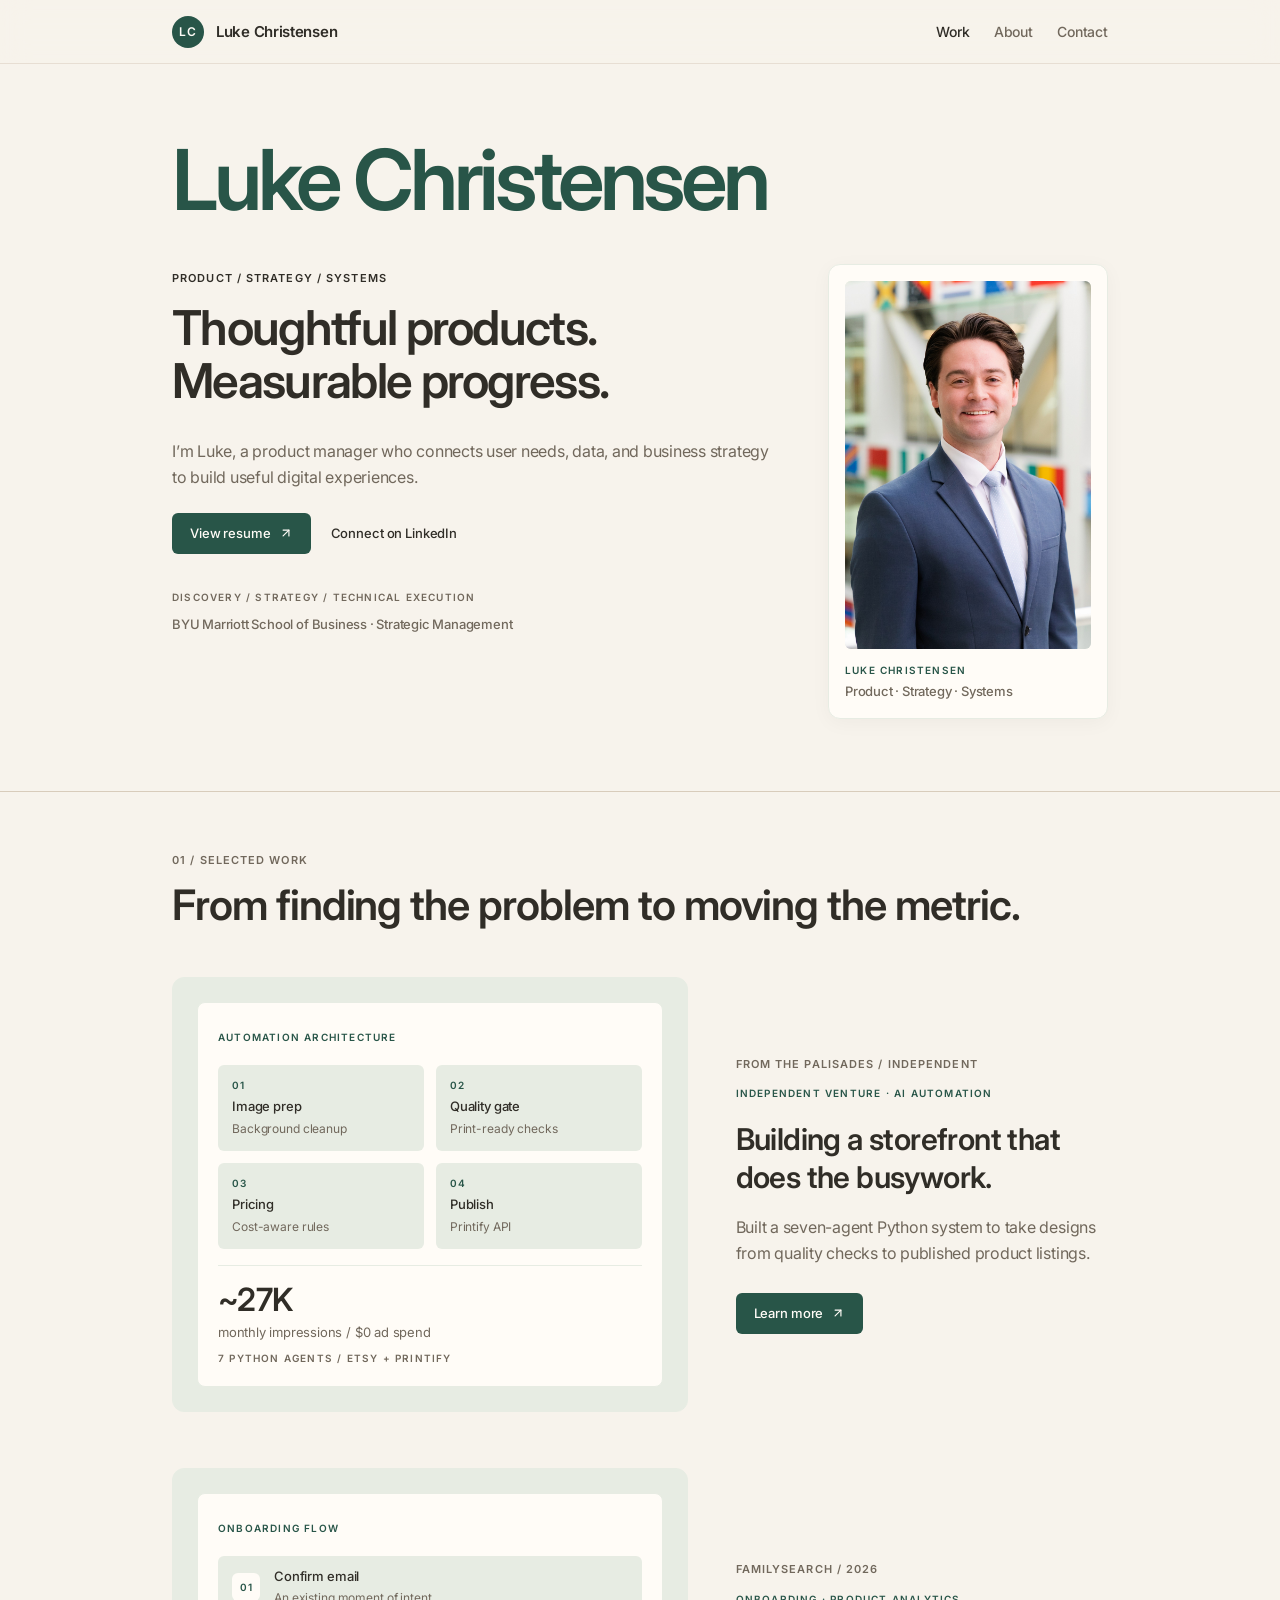
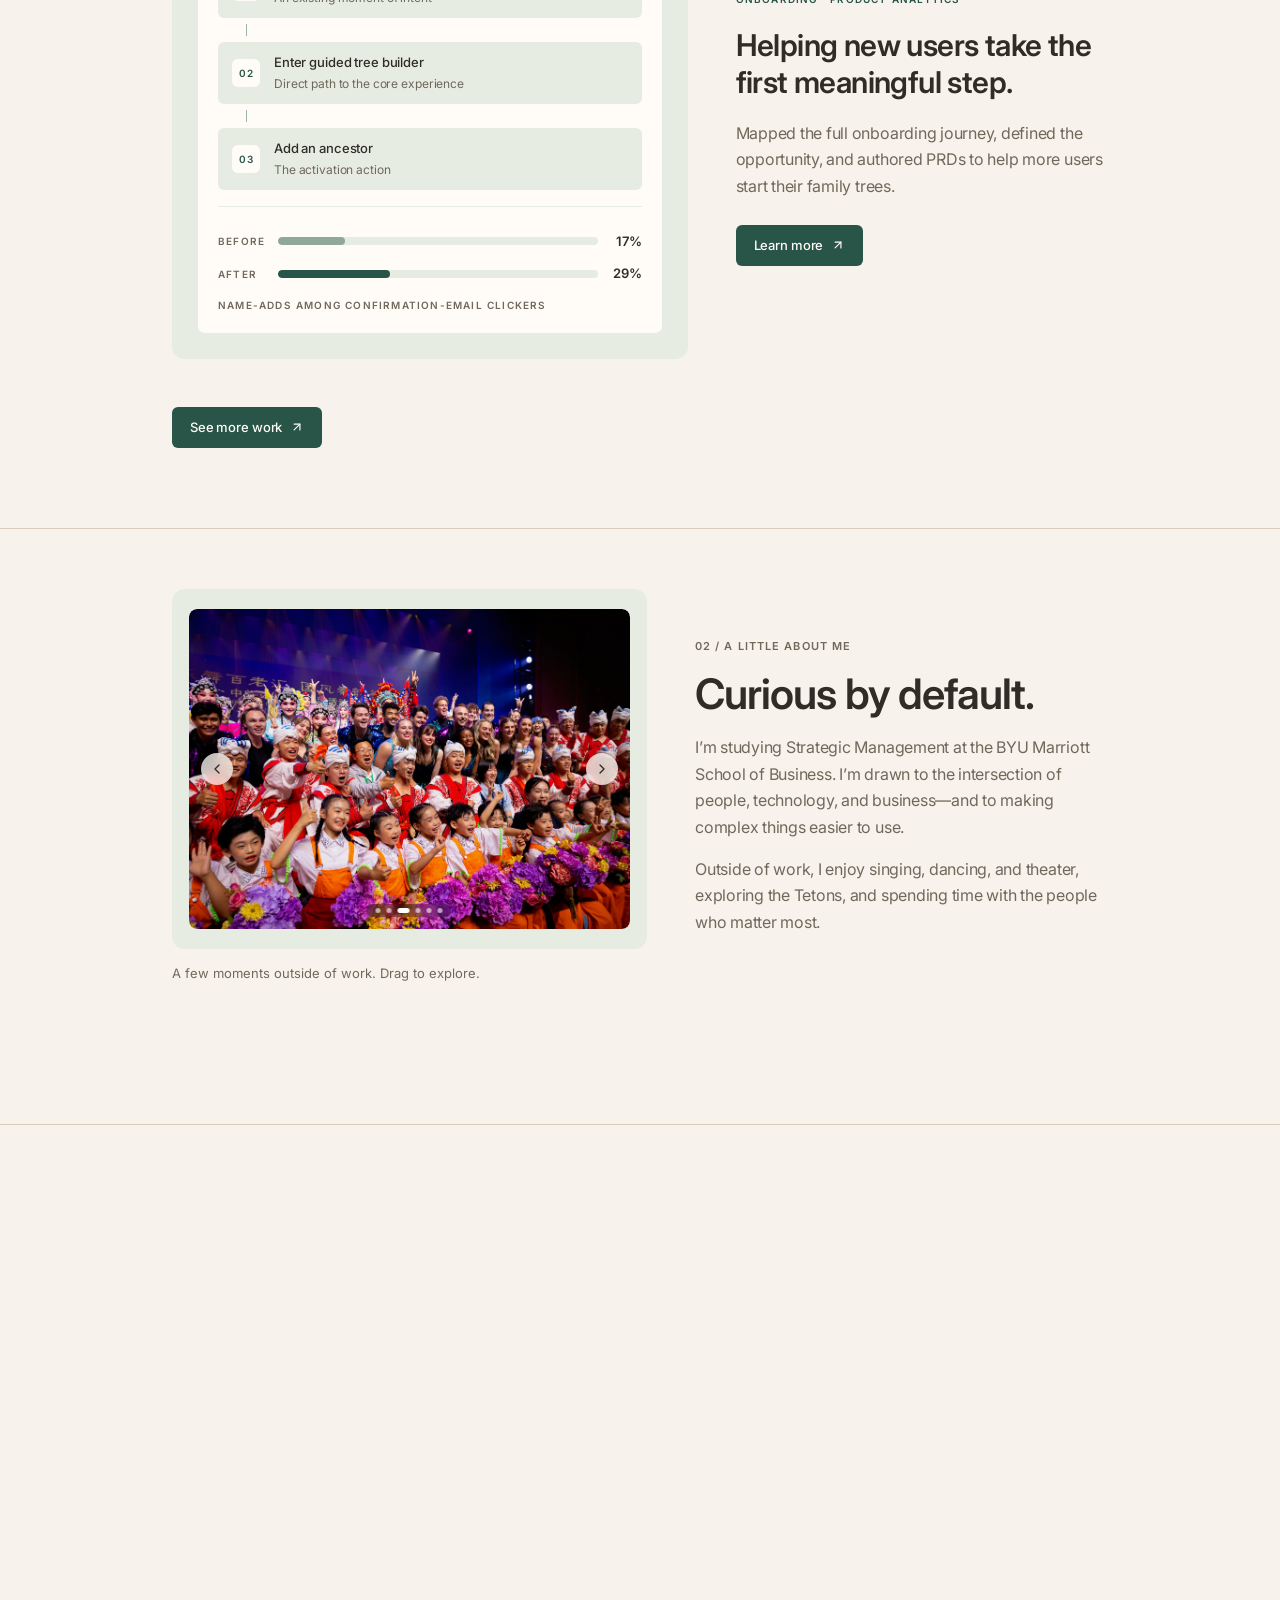
<file: index.html>
<!DOCTYPE html>
<html lang="en">
<head>
  <meta charset="UTF-8">
  <meta name="viewport" content="width=device-width, initial-scale=1.0">
  <title>Luke Christensen | Product Manager</title>
  <meta name="description" content="I’m Luke, a product manager who connects user needs, data, and business strategy to build useful digital experiences.">

  <!-- Google tag (gtag.js) -->
  <script async src="https://www.googletagmanager.com/gtag/js?id=G-54Y09CL3Q5"></script>
  <script>
    window.dataLayer = window.dataLayer || [];
    function gtag(){dataLayer.push(arguments);}
    gtag('js', new Date());

    gtag('config', 'G-54Y09CL3Q5');
  </script>

  <link rel="stylesheet" href="style.css">
  <link rel="icon" type="image/x-icon" href="assets/framer/s5RyWX2objIjIKytZvBmXwbtIuY.jpg">
</head>
<body>

  <!-- ==================== NAVIGATION ==================== -->
  <nav class="site-nav" id="mainNav">
    <div class="container">
      <a href="./" class="nav-brand">
        <div class="nav-avatar">LC</div>
        <span class="nav-name">Luke Christensen</span>
      </a>
      <ul class="nav-links">
        <li><a href="#work" class="nav-link">Work</a></li>
        <li><a href="#about" class="nav-link">About</a></li>
        <li><a href="https://www.linkedin.com/in/christensen-luke-r" target="_blank" rel="noopener noreferrer" class="nav-link">Contact</a></li>
      </ul>
    </div>
  </nav>

  <main>
    <!-- ==================== HERO SECTION ==================== -->
    <section class="hero-section">
      <div class="container">
        <!-- Giant Top Heading: Luke Christensen (Screenshot 1) -->
        <h1 class="hero-name-huge hero-anim-name">Luke Christensen</h1>

        <div class="hero-grid">
          <!-- Left Content with Staggered Load Entrance -->
          <div class="hero-left">
            <div class="hero-anim-title">
              <span class="eyebrow dark" style="margin-bottom: 14px; display: inline-block;">PRODUCT / STRATEGY / SYSTEMS</span>
              <h2 class="hero-subhead">
                Thoughtful products.<br>Measurable progress.
              </h2>
            </div>

            <div class="hero-anim-body">
              <p class="body-large" style="margin-top: 14px; margin-bottom: 22px;">
                I’m Luke, a product manager who connects user needs, data, and business strategy to build useful digital experiences.
              </p>
              <div class="hero-actions">
                <a href="./Resume/Luke_Christensen_Resume.pdf" target="_blank" rel="noopener noreferrer" class="btn-primary">
                  <span>View resume</span>
                  <svg viewBox="0 0 24 24" fill="none" xmlns="http://www.w3.org/2000/svg">
                    <path d="M 7 17 L 17 7" stroke="currentColor" stroke-linecap="round" stroke-linejoin="round"/>
                    <path d="M 7 7 L 17 7 L 17 17" stroke="currentColor" stroke-linecap="round" stroke-linejoin="round"/>
                  </svg>
                </a>
                <a href="https://www.linkedin.com/in/christensen-luke-r" target="_blank" rel="noopener noreferrer" class="btn-text-link">
                  Connect on LinkedIn
                </a>
              </div>
              <div class="hero-meta-group">
                <span class="eyebrow" style="color: var(--text-muted); font-size: 10px; letter-spacing: 0.12em;">DISCOVERY / STRATEGY / TECHNICAL EXECUTION</span>
                <span class="meta-small" style="color: var(--text-muted); font-size: 13px;">BYU Marriott School of Business · Strategic Management</span>
              </div>
            </div>
          </div>

          <!-- Right Profile Contact Sheet (Screenshot 1) -->
          <div class="hero-right hero-anim-body">
            <div class="profile-contact-card" id="heroContactCard">
              <div class="profile-photo-wrap">
                <img src="assets/framer/ehenwCxuPvHWaMnMUyd3zsUqfG8.jpg" alt="Luke Christensen portrait" width="1848" height="2768">
              </div>
              <div class="profile-card-details">
                <span class="tag-badge">LUKE CHRISTENSEN</span>
                <span class="meta-small">Product · Strategy · Systems</span>
              </div>
            </div>
          </div>
        </div>
      </div>
    </section>

    <!-- ==================== 01 / SELECTED WORK ==================== -->
    <section class="work-section" id="work">
      <div class="container">
        <div class="section-header framer-appear">
          <span class="eyebrow">01 / SELECTED WORK</span>
          <h2 class="section-title">From finding the problem to moving the metric.</h2>
        </div>

        <div class="work-cards-list">
          <!-- CARD 1: FROM THE PALISADES (Screenshot 2) -->
          <a href="./work/from-the-palisades" class="case-card framer-appear">
            <div class="case-card-visual">
              <div class="diagram-inner">
                <div class="diagram-header">
                  <span class="tag-badge">AUTOMATION ARCHITECTURE</span>
                </div>
                <div class="pipeline-grid">
                  <div class="pipeline-step">
                    <span class="pipeline-step-num">01</span>
                    <span class="pipeline-step-title">Image prep</span>
                    <span class="pipeline-step-desc">Background cleanup</span>
                  </div>
                  <div class="pipeline-step">
                    <span class="pipeline-step-num">02</span>
                    <span class="pipeline-step-title">Quality gate</span>
                    <span class="pipeline-step-desc">Print-ready checks</span>
                  </div>
                  <div class="pipeline-step">
                    <span class="pipeline-step-num">03</span>
                    <span class="pipeline-step-title">Pricing</span>
                    <span class="pipeline-step-desc">Cost-aware rules</span>
                  </div>
                  <div class="pipeline-step">
                    <span class="pipeline-step-num">04</span>
                    <span class="pipeline-step-title">Publish</span>
                    <span class="pipeline-step-desc">Printify API</span>
                  </div>
                </div>
                <div class="outcome-block">
                  <div class="outcome-stat-huge" data-counter="30" data-counter-prefix="~" data-counter-suffix="K">~30K</div>
                  <div class="outcome-label">monthly impressions / $0 ad spend</div>
                  <div class="tag-badge" style="color: var(--text-muted); margin-top: 4px;">7 PYTHON AGENTS / ETSY + PRINTIFY</div>
                </div>
              </div>
            </div>
            <div class="case-card-content">
              <span class="eyebrow">FROM THE PALISADES / INDEPENDENT</span>
              <span class="tag-badge" style="margin-top: 2px;">INDEPENDENT VENTURE · AI AUTOMATION</span>
              <h3 class="card-title" style="margin-top: 8px;">Building a storefront that does the busywork.</h3>
              <p class="body-large" style="margin-top: 6px;">
                Built a seven-agent Python system to take designs from quality checks to published product listings.
              </p>
              <div style="margin-top: 14px;">
                <span class="btn-primary">
                  <span>Learn more</span>
                  <svg viewBox="0 0 24 24" fill="none" xmlns="http://www.w3.org/2000/svg">
                    <path d="M 7 17 L 17 7" stroke="currentColor" stroke-linecap="round" stroke-linejoin="round"/>
                    <path d="M 7 7 L 17 7 L 17 17" stroke="currentColor" stroke-linecap="round" stroke-linejoin="round"/>
                  </svg>
                </span>
              </div>
            </div>
          </a>

          <!-- CARD 2: FAMILYSEARCH (Screenshot 3 with Animated Progress Bars) -->
          <a href="./work/familysearch" class="case-card framer-appear">
            <div class="case-card-visual">
              <div class="diagram-inner">
                <div class="diagram-header">
                  <span class="tag-badge">ONBOARDING FLOW</span>
                </div>
                <div class="onboarding-steps">
                  <div class="onboarding-step-card">
                    <div class="step-marker">01</div>
                    <div class="step-info">
                      <span class="step-name">Confirm email</span>
                      <span class="step-sub">An existing moment of intent</span>
                    </div>
                  </div>
                  <div class="flow-connector"></div>
                  <div class="onboarding-step-card">
                    <div class="step-marker">02</div>
                    <div class="step-info">
                      <span class="step-name">Enter guided tree builder</span>
                      <span class="step-sub">Direct path to the core experience</span>
                    </div>
                  </div>
                  <div class="flow-connector"></div>
                  <div class="onboarding-step-card">
                    <div class="step-marker">03</div>
                    <div class="step-info">
                      <span class="step-name">Add an ancestor</span>
                      <span class="step-sub">The activation action</span>
                    </div>
                  </div>
                </div>

                <!-- Animated Progress Bars (Screenshot 3) -->
                <div class="outcome-block">
                  <div class="progress-stat-row">
                    <span class="progress-stat-label">BEFORE</span>
                    <div class="progress-track">
                      <div class="progress-fill before" data-target="21"></div>
                    </div>
                    <span class="progress-stat-val" data-counter="21" data-counter-suffix="%">21%</span>
                  </div>
                  <div class="progress-stat-row">
                    <span class="progress-stat-label">AFTER</span>
                    <div class="progress-track">
                      <div class="progress-fill after" data-target="35"></div>
                    </div>
                    <span class="progress-stat-val" data-counter="35" data-counter-suffix="%">35%</span>
                  </div>
                  <div class="tag-badge" style="color: var(--text-muted); margin-top: 10px;">
                    NAME-ADDS AMONG CONFIRMATION-EMAIL CLICKERS
                  </div>
                </div>
              </div>
            </div>
            <div class="case-card-content">
              <span class="eyebrow">FAMILYSEARCH / 2026</span>
              <span class="tag-badge" style="margin-top: 2px;">ONBOARDING · PRODUCT ANALYTICS</span>
              <h3 class="card-title" style="margin-top: 8px;">Helping new users take the first meaningful step.</h3>
              <p class="body-large" style="margin-top: 6px;">
                Mapped the full onboarding journey, defined the opportunity, and authored PRDs to help more users start their family trees.
              </p>
              <div style="margin-top: 14px;">
                <span class="btn-primary">
                  <span>Learn more</span>
                  <svg viewBox="0 0 24 24" fill="none" xmlns="http://www.w3.org/2000/svg">
                    <path d="M 7 17 L 17 7" stroke="currentColor" stroke-linecap="round" stroke-linejoin="round"/>
                    <path d="M 7 7 L 17 7 L 17 17" stroke="currentColor" stroke-linecap="round" stroke-linejoin="round"/>
                  </svg>
                </span>
              </div>
            </div>
          </a>
        </div>

        <!-- SEE MORE WORK CTA BUTTON -->
        <div class="work-cta-wrap framer-appear">
          <a href="./work/more" class="btn-primary">
            <span>See more work</span>
            <svg viewBox="0 0 24 24" fill="none" xmlns="http://www.w3.org/2000/svg">
              <path d="M 7 17 L 17 7" stroke="currentColor" stroke-linecap="round" stroke-linejoin="round"/>
              <path d="M 7 7 L 17 7 L 17 17" stroke="currentColor" stroke-linecap="round" stroke-linejoin="round"/>
            </svg>
          </a>
        </div>
      </div>
    </section>

    <!-- ==================== 02 / A LITTLE ABOUT ME (Screenshot 4) ==================== -->
    <section class="about-section" id="about">
      <div class="container">
        <div class="about-grid framer-appear">
          <!-- Left Column: Carousel Box -->
          <div class="about-carousel-col">
            <div class="about-photo-card">
              <div class="about-photo-wrap" id="aboutPhotoContainer">
                <button class="card-nav-arrow left" id="photoPrevBtn" aria-label="Previous photo">
                  <svg viewBox="0 0 24 24" width="16" height="16" fill="none" stroke="currentColor" stroke-width="2">
                    <path d="M 15 18 L 9 12 L 15 6" stroke-linecap="round" stroke-linejoin="round"/>
                  </svg>
                </button>

                <img id="aboutActivePhoto" src="assets/framer/SRGAef9TFuSoURaD5jP2aCSnPy8.jpg" alt="Luke Christensen performing" loading="lazy">

                <button class="card-nav-arrow right" id="photoNextBtn" aria-label="Next photo">
                  <svg viewBox="0 0 24 24" width="16" height="16" fill="none" stroke="currentColor" stroke-width="2">
                    <path d="M 9 18 L 15 12 L 9 6" stroke-linecap="round" stroke-linejoin="round"/>
                  </svg>
                </button>

                <div class="card-mini-dots" id="aboutMiniDots">
                  <span class="card-mini-dot" data-idx="0"></span>
                  <span class="card-mini-dot" data-idx="1"></span>
                  <span class="card-mini-dot active" data-idx="2"></span>
                  <span class="card-mini-dot" data-idx="3"></span>
                  <span class="card-mini-dot" data-idx="4"></span>
                  <span class="card-mini-dot" data-idx="5"></span>
                </div>
              </div>
            </div>
            <div class="about-carousel-caption">
              A few moments outside of work. Drag to explore.
            </div>
          </div>

          <!-- Right Column: Bio Copy (Screenshot 4) -->
          <div class="about-text-col">
            <span class="eyebrow">02 / A LITTLE ABOUT ME</span>
            <h2 class="section-title">Curious by default.</h2>
            <p class="body-large">
              I’m studying Strategic Management at the BYU Marriott School of Business. I’m drawn to the intersection of people, technology, and business—and to making complex things easier to use.
            </p>
            <p class="body-large">
              Outside of work, I enjoy singing, dancing, and theater, exploring the Tetons, and spending time with the people who matter most.
            </p>
          </div>
        </div>
      </div>
    </section>
  </main>

  <!-- ==================== FOOTER (Screenshot 5) ==================== -->
  <footer class="site-footer" id="contact">
    <div class="container">
      <div class="footer-content framer-appear">
        <span class="eyebrow dark">LET’S CONNECT</span>
        <h2 class="section-title">Good products start with a conversation.</h2>
        <p class="body-large">
          Interested in my work or a potential product role? I’d love to connect.
        </p>

        <!-- Clean Stacked Links (Screenshot 5) -->
        <div class="footer-links-stacked">
          <div><a href="https://www.linkedin.com/in/christensen-luke-r" target="_blank" rel="noopener noreferrer" class="footer-plain-link">LinkedIn</a></div>
          <div><a href="https://github.com/Luke-Christensen1" target="_blank" rel="noopener noreferrer" class="footer-plain-link">GitHub</a></div>
          <div><a href="./Resume/Luke_Christensen_Resume.pdf" target="_blank" rel="noopener noreferrer" class="footer-plain-link">Resume PDF</a></div>
        </div>

        <div class="footer-copyright">
          © 2026 Luke Christensen
        </div>
      </div>
    </div>
  </footer>

  <script src="app.js"></script>
</body>
</html>
</file>
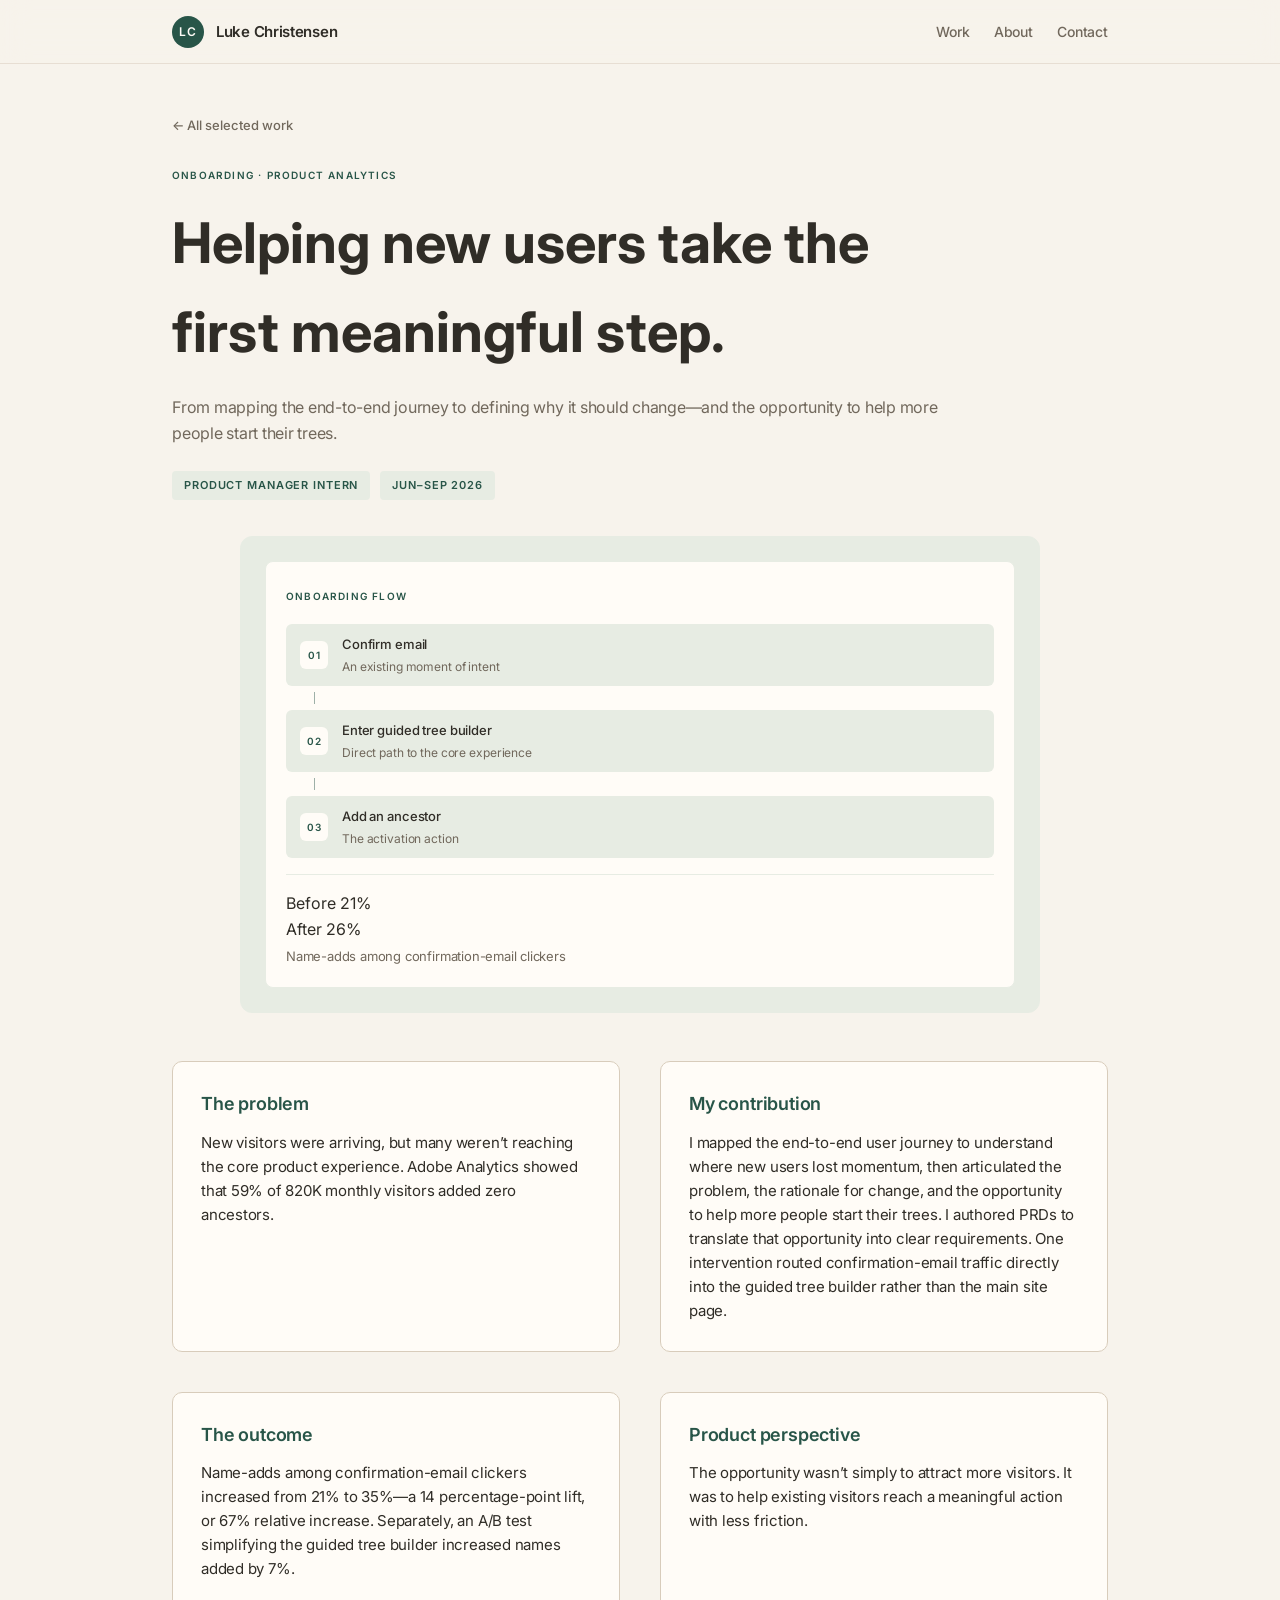
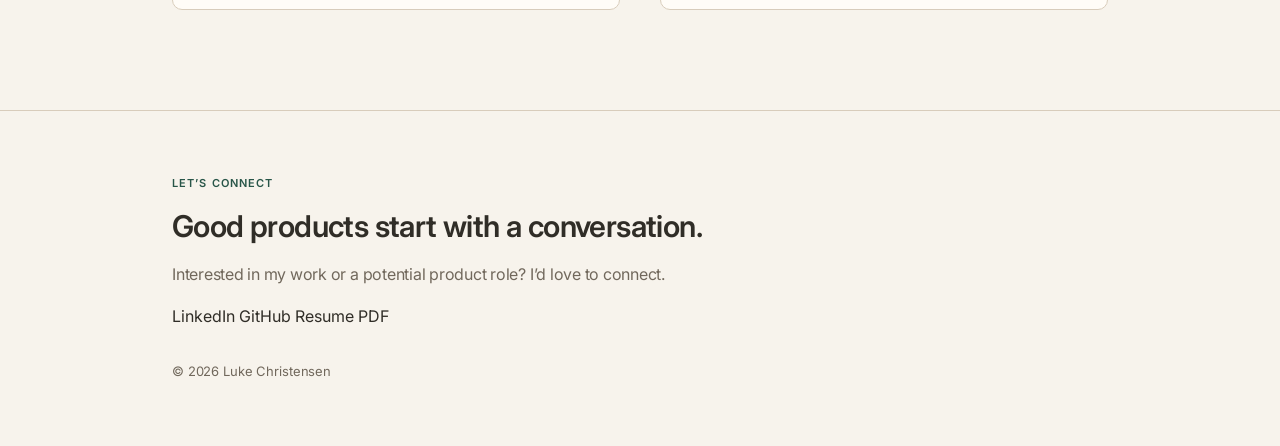
<file: work/familysearch/index.html>
<!DOCTYPE html>
<html lang="en">
<head>
  <meta charset="UTF-8">
  <meta name="viewport" content="width=device-width, initial-scale=1.0">
  <title>FamilySearch Case Study — Luke Christensen</title>
  <meta name="description" content="Helping new users take the first meaningful step. Onboarding and product analytics case study by Luke Christensen.">

  <!-- Google tag (gtag.js) -->
  <script async src="https://www.googletagmanager.com/gtag/js?id=G-54Y09CL3Q5"></script>
  <script>
    window.dataLayer = window.dataLayer || [];
    function gtag(){dataLayer.push(arguments);}
    gtag('js', new Date());

    gtag('config', 'G-54Y09CL3Q5');
  </script>

  <link rel="stylesheet" href="../../style.css">
  <link rel="icon" type="image/x-icon" href="../../assets/framer/s5RyWX2objIjIKytZvBmXwbtIuY.jpg">
</head>
<body>

  <!-- ==================== NAVIGATION ==================== -->
  <nav class="site-nav">
    <div class="container">
      <a href="../../" class="nav-brand">
        <div class="nav-avatar">LC</div>
        <span class="nav-name">Luke Christensen</span>
      </a>
      <ul class="nav-links">
        <li><a href="../../#work" class="nav-link">Work</a></li>
        <li><a href="../../#about" class="nav-link">About</a></li>
        <li><a href="https://www.linkedin.com/in/christensen-luke-r" target="_blank" rel="noopener noreferrer" class="nav-link">Contact</a></li>
      </ul>
    </div>
  </nav>

  <main class="container">
    <section class="case-study-hero framer-appear in-view">
      <a href="../../#work" class="back-link">
        ← All selected work
      </a>

      <div class="case-study-header">
        <span class="tag-badge">ONBOARDING · PRODUCT ANALYTICS</span>
        <h1 class="hero-title" style="font-size: clamp(32px, 5vw, 56px); color: var(--text-main);">
          Helping new users take the first meaningful step.
        </h1>
        <p class="body-large">
          From mapping the end-to-end journey to defining why it should change—and the opportunity to help more people start their trees.
        </p>
        <div class="case-chips-row">
          <span class="chip">Product Manager Intern</span>
          <span class="chip">Jun–Sep 2026</span>
        </div>
      </div>

      <!-- ONBOARDING FLOW DIAGRAM -->
      <div class="case-card-visual" style="max-width: 800px; margin: 0 auto 48px auto;">
        <div class="diagram-inner">
          <div class="diagram-header">
            <span class="tag-badge">ONBOARDING FLOW</span>
          </div>
          <div class="onboarding-steps">
            <div class="onboarding-step-card">
              <div class="step-marker">01</div>
              <div class="step-info">
                <span class="step-name">Confirm email</span>
                <span class="step-sub">An existing moment of intent</span>
              </div>
            </div>
            <div class="flow-connector"></div>
            <div class="onboarding-step-card">
              <div class="step-marker">02</div>
              <div class="step-info">
                <span class="step-name">Enter guided tree builder</span>
                <span class="step-sub">Direct path to the core experience</span>
              </div>
            </div>
            <div class="flow-connector"></div>
            <div class="onboarding-step-card">
              <div class="step-marker">03</div>
              <div class="step-info">
                <span class="step-name">Add an ancestor</span>
                <span class="step-sub">The activation action</span>
              </div>
            </div>
          </div>
          <div class="outcome-block">
            <div class="stat-compare-row">
              <div class="stat-item">
                <span class="stat-tag">Before</span>
                <span class="stat-val-before" data-counter="21" data-counter-suffix="%">21%</span>
              </div>
              <div class="stat-item">
                <span class="stat-tag">After</span>
                <span class="stat-val-after" data-counter="35" data-counter-suffix="%">35%</span>
              </div>
            </div>
            <div class="outcome-label">Name-adds among confirmation-email clickers</div>
          </div>
        </div>
      </div>

      <!-- EDITORIAL CASE SECTIONS -->
      <div class="case-body-grid">
        <div class="case-section-box">
          <h3>The problem</h3>
          <p class="body-main">
            New visitors were arriving, but many weren’t reaching the core product experience. Adobe Analytics showed that 59% of 820K monthly visitors added zero ancestors.
          </p>
        </div>

        <div class="case-section-box">
          <h3>My contribution</h3>
          <p class="body-main">
            I mapped the end-to-end user journey to understand where new users lost momentum, then articulated the problem, the rationale for change, and the opportunity to help more people start their trees. I authored PRDs to translate that opportunity into clear requirements. One intervention routed confirmation-email traffic directly into the guided tree builder rather than the main site page.
          </p>
        </div>

        <div class="case-section-box">
          <h3>The outcome</h3>
          <p class="body-main">
            Name-adds among confirmation-email clickers increased from 21% to 35%—a 14 percentage-point lift, or 67% relative increase. Separately, an A/B test simplifying the guided tree builder increased names added by 7%.
          </p>
        </div>

        <div class="case-section-box">
          <h3>Product perspective</h3>
          <p class="body-main">
            The opportunity wasn’t simply to attract more visitors. It was to help existing visitors reach a meaningful action with less friction.
          </p>
        </div>
      </div>
    </section>
  </main>

  <!-- ==================== FOOTER ==================== -->
  <footer class="site-footer">
    <div class="container">
      <div class="footer-content">
        <span class="eyebrow green">LET’S CONNECT</span>
        <h2 class="card-title">Good products start with a conversation.</h2>
        <p class="body-large">
          Interested in my work or a potential product role? I’d love to connect.
        </p>
        <div class="footer-links">
          <a href="https://www.linkedin.com/in/christensen-luke-r" target="_blank" rel="noopener noreferrer" class="footer-link">LinkedIn</a>
          <a href="https://github.com/Luke-Christensen1" target="_blank" rel="noopener noreferrer" class="footer-link">GitHub</a>
          <a href="../../Resume/Luke_Christensen_Resume.pdf" target="_blank" rel="noopener noreferrer" class="footer-link">Resume PDF</a>
        </div>
        <div class="footer-copyright">
          © 2026 Luke Christensen
        </div>
      </div>
    </div>
  </footer>

  <script src="../../app.js"></script>
</body>
</html>
</file>
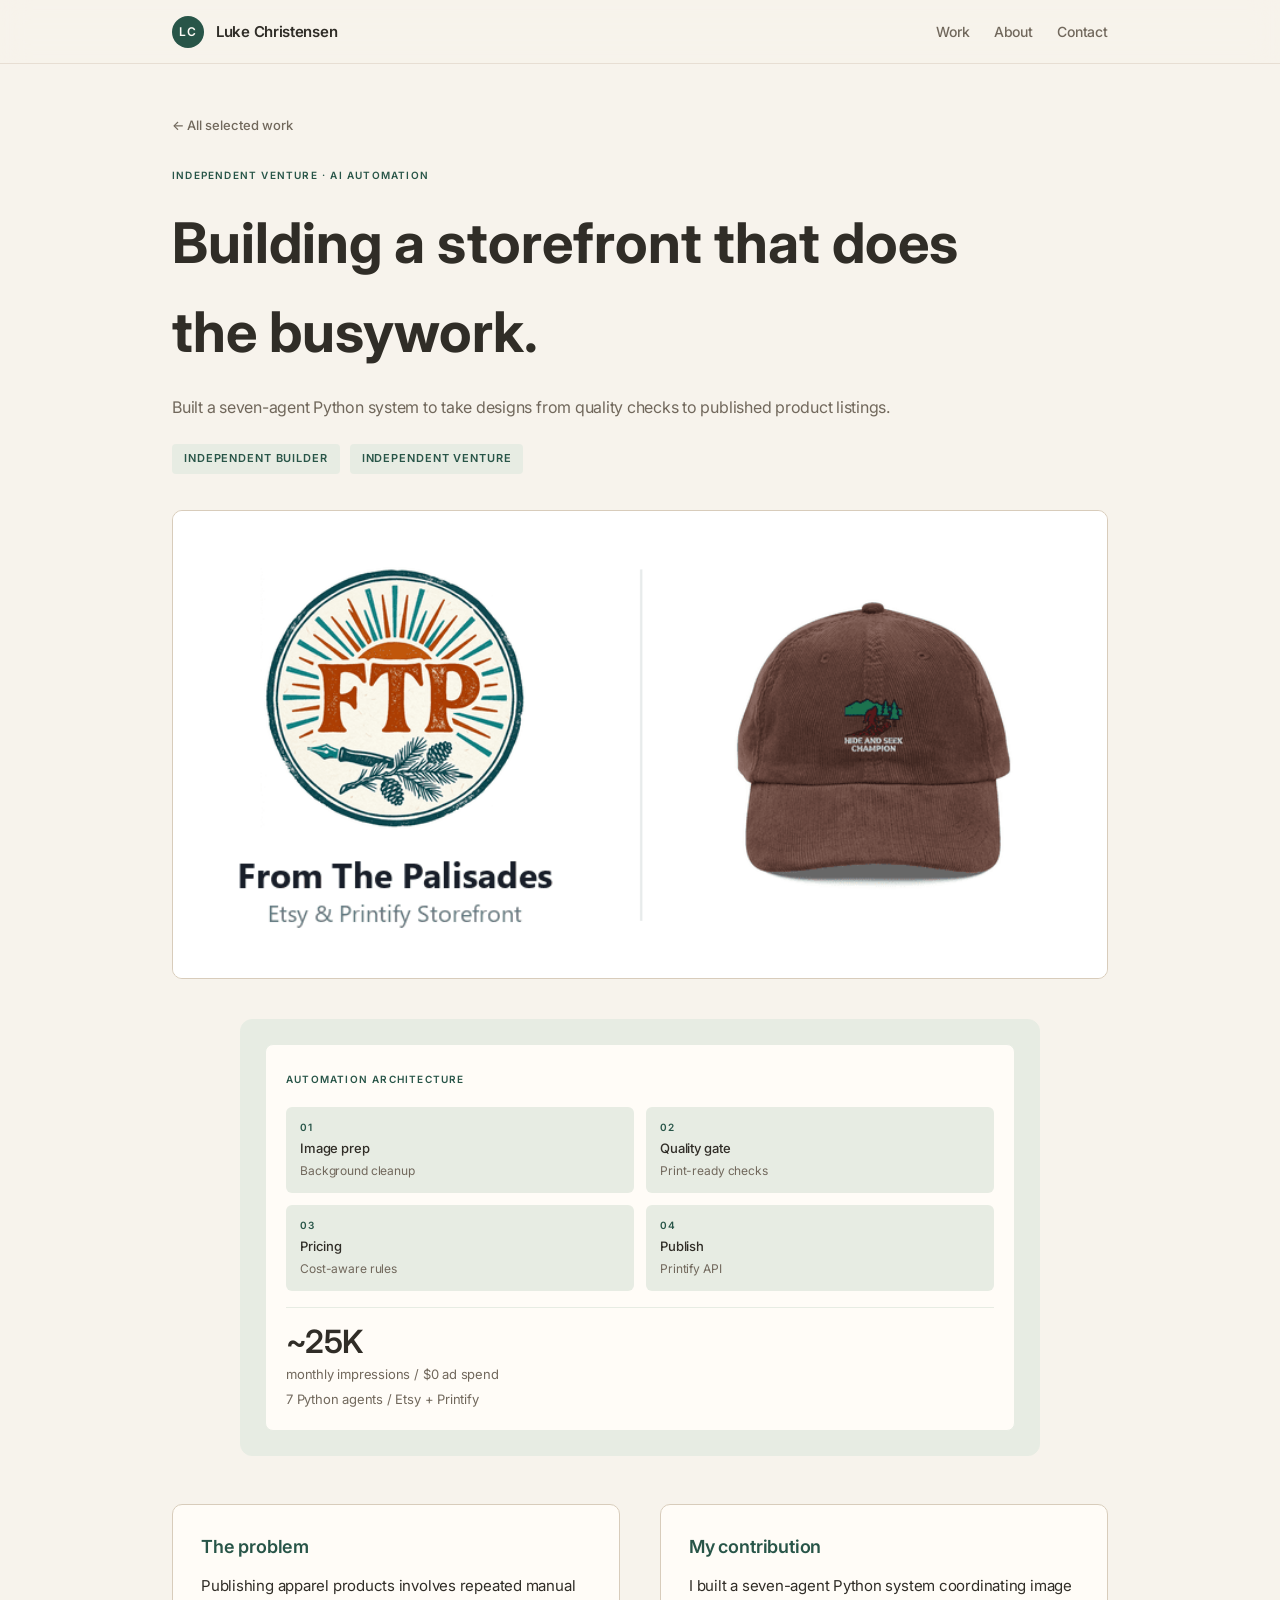
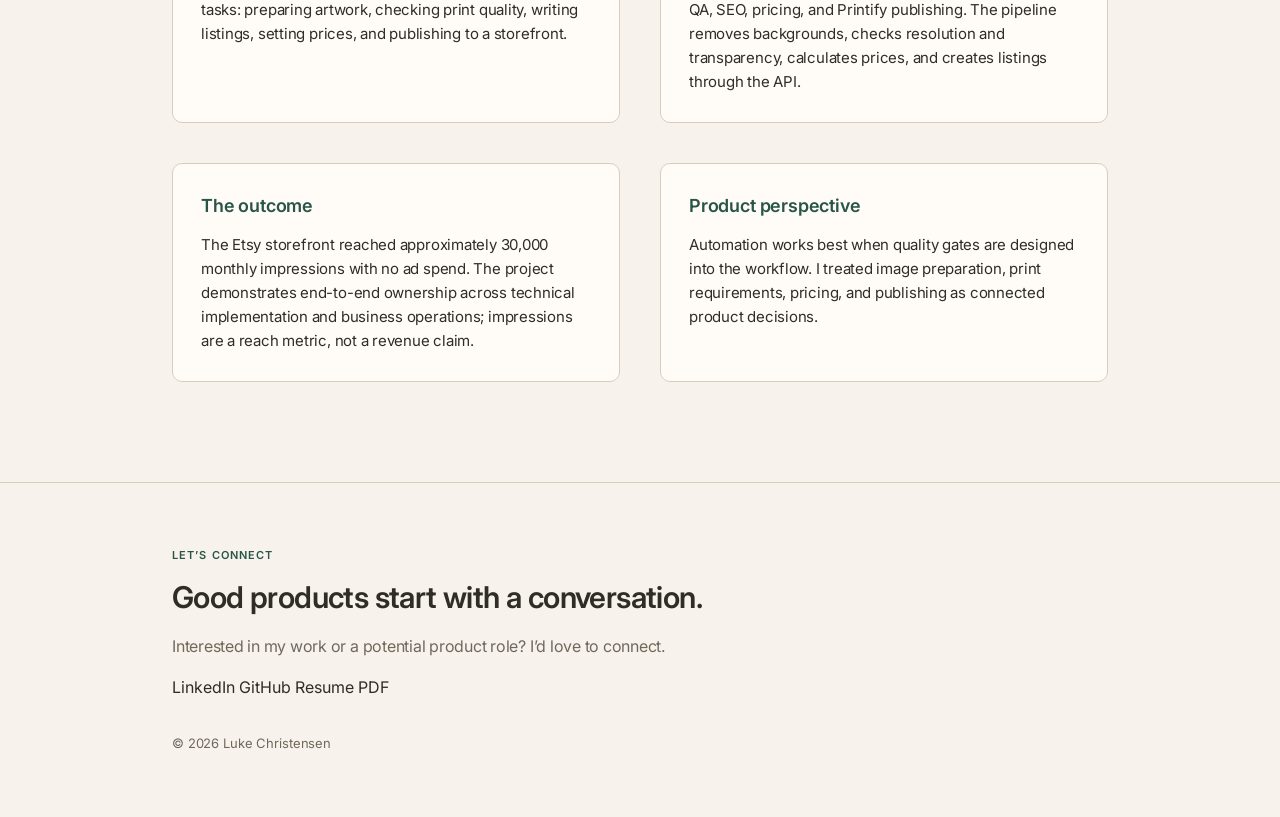
<file: work/from-the-palisades/index.html>
<!DOCTYPE html>
<html lang="en">
<head>
  <meta charset="UTF-8">
  <meta name="viewport" content="width=device-width, initial-scale=1.0">
  <title>From The Palisades Case Study — Luke Christensen</title>
  <meta name="description" content="Building a storefront that does the busywork. AI automation case study by Luke Christensen.">

  <!-- Google tag (gtag.js) -->
  <script async src="https://www.googletagmanager.com/gtag/js?id=G-54Y09CL3Q5"></script>
  <script>
    window.dataLayer = window.dataLayer || [];
    function gtag(){dataLayer.push(arguments);}
    gtag('js', new Date());

    gtag('config', 'G-54Y09CL3Q5');
  </script>

  <link rel="stylesheet" href="../../style.css">
  <link rel="icon" type="image/x-icon" href="../../assets/framer/s5RyWX2objIjIKytZvBmXwbtIuY.jpg">
</head>
<body>

  <!-- ==================== NAVIGATION ==================== -->
  <nav class="site-nav">
    <div class="container">
      <a href="../../" class="nav-brand">
        <div class="nav-avatar">LC</div>
        <span class="nav-name">Luke Christensen</span>
      </a>
      <ul class="nav-links">
        <li><a href="../../#work" class="nav-link">Work</a></li>
        <li><a href="../../#about" class="nav-link">About</a></li>
        <li><a href="https://www.linkedin.com/in/christensen-luke-r" target="_blank" rel="noopener noreferrer" class="nav-link">Contact</a></li>
      </ul>
    </div>
  </nav>

  <main class="container">
    <section class="case-study-hero framer-appear in-view">
      <a href="../../#work" class="back-link">
        ← All selected work
      </a>

      <div class="case-study-header">
        <span class="tag-badge">INDEPENDENT VENTURE · AI AUTOMATION</span>
        <h1 class="hero-title" style="font-size: clamp(32px, 5vw, 56px); color: var(--text-main);">
          Building a storefront that does the busywork.
        </h1>
        <p class="body-large">
          Built a seven-agent Python system to take designs from quality checks to published product listings.
        </p>
        <div class="case-chips-row">
          <span class="chip">Independent builder</span>
          <span class="chip">Independent venture</span>
        </div>
      </div>

      <!-- BANNER ARCHITECTURE IMAGE -->
      <img src="../../assets/framer/bqopCF2KDtJg55dTxLgd7Egis8.png" alt="From The Palisades Architecture Overview" class="case-banner-img" width="800" height="400">

      <!-- AUTOMATION ARCHITECTURE DIAGRAM -->
      <div class="case-card-visual" style="max-width: 800px; margin: 0 auto 48px auto;">
        <div class="diagram-inner">
          <div class="diagram-header">
            <span class="tag-badge">AUTOMATION ARCHITECTURE</span>
          </div>
          <div class="pipeline-grid">
            <div class="pipeline-step">
              <span class="pipeline-step-num">01</span>
              <span class="pipeline-step-title">Image prep</span>
              <span class="pipeline-step-desc">Background cleanup</span>
            </div>
            <div class="pipeline-step">
              <span class="pipeline-step-num">02</span>
              <span class="pipeline-step-title">Quality gate</span>
              <span class="pipeline-step-desc">Print-ready checks</span>
            </div>
            <div class="pipeline-step">
              <span class="pipeline-step-num">03</span>
              <span class="pipeline-step-title">Pricing</span>
              <span class="pipeline-step-desc">Cost-aware rules</span>
            </div>
            <div class="pipeline-step">
              <span class="pipeline-step-num">04</span>
              <span class="pipeline-step-title">Publish</span>
              <span class="pipeline-step-desc">Printify API</span>
            </div>
          </div>
          <div class="outcome-block">
            <div class="outcome-stat-huge" data-counter="30" data-counter-prefix="~" data-counter-suffix="K">~30K</div>
            <div class="outcome-label">monthly impressions / $0 ad spend</div>
            <div class="outcome-label">7 Python agents / Etsy + Printify</div>
          </div>
        </div>
      </div>

      <!-- EDITORIAL CASE SECTIONS -->
      <div class="case-body-grid">
        <div class="case-section-box">
          <h3>The problem</h3>
          <p class="body-main">
            Publishing apparel products involves repeated manual tasks: preparing artwork, checking print quality, writing listings, setting prices, and publishing to a storefront.
          </p>
        </div>

        <div class="case-section-box">
          <h3>My contribution</h3>
          <p class="body-main">
            I built a seven-agent Python system coordinating image QA, SEO, pricing, and Printify publishing. The pipeline removes backgrounds, checks resolution and transparency, calculates prices, and creates listings through the API.
          </p>
        </div>

        <div class="case-section-box">
          <h3>The outcome</h3>
          <p class="body-main">
            The Etsy storefront reached approximately 30,000 monthly impressions with no ad spend. The project demonstrates end-to-end ownership across technical implementation and business operations; impressions are a reach metric, not a revenue claim.
          </p>
        </div>

        <div class="case-section-box">
          <h3>Product perspective</h3>
          <p class="body-main">
            Automation works best when quality gates are designed into the workflow. I treated image preparation, print requirements, pricing, and publishing as connected product decisions.
          </p>
        </div>
      </div>
    </section>
  </main>

  <!-- ==================== FOOTER ==================== -->
  <footer class="site-footer">
    <div class="container">
      <div class="footer-content">
        <span class="eyebrow green">LET’S CONNECT</span>
        <h2 class="card-title">Good products start with a conversation.</h2>
        <p class="body-large">
          Interested in my work or a potential product role? I’d love to connect.
        </p>
        <div class="footer-links">
          <a href="https://www.linkedin.com/in/christensen-luke-r" target="_blank" rel="noopener noreferrer" class="footer-link">LinkedIn</a>
          <a href="https://github.com/Luke-Christensen1" target="_blank" rel="noopener noreferrer" class="footer-link">GitHub</a>
          <a href="../../Resume/Luke_Christensen_Resume.pdf" target="_blank" rel="noopener noreferrer" class="footer-link">Resume PDF</a>
        </div>
        <div class="footer-copyright">
          © 2026 Luke Christensen
        </div>
      </div>
    </div>
  </footer>

  <script src="../../app.js"></script>
</body>
</html>
</file>
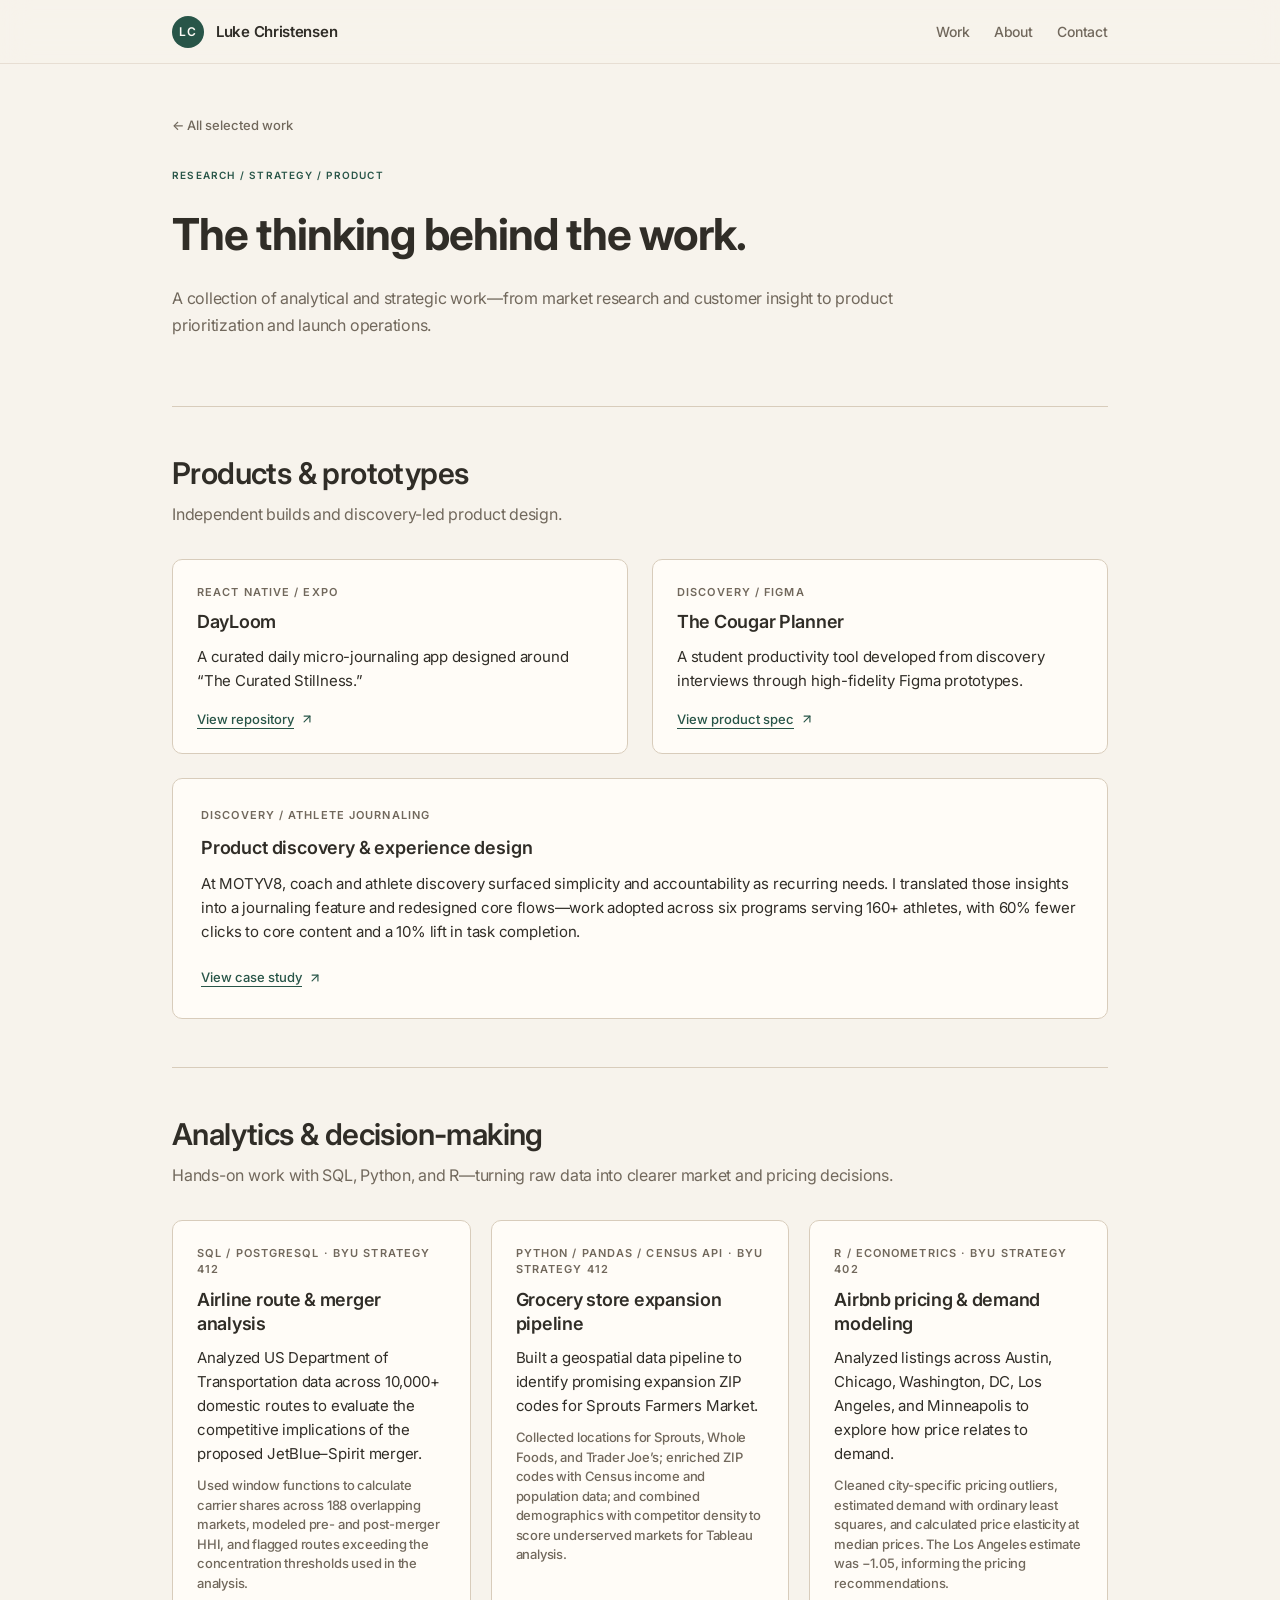
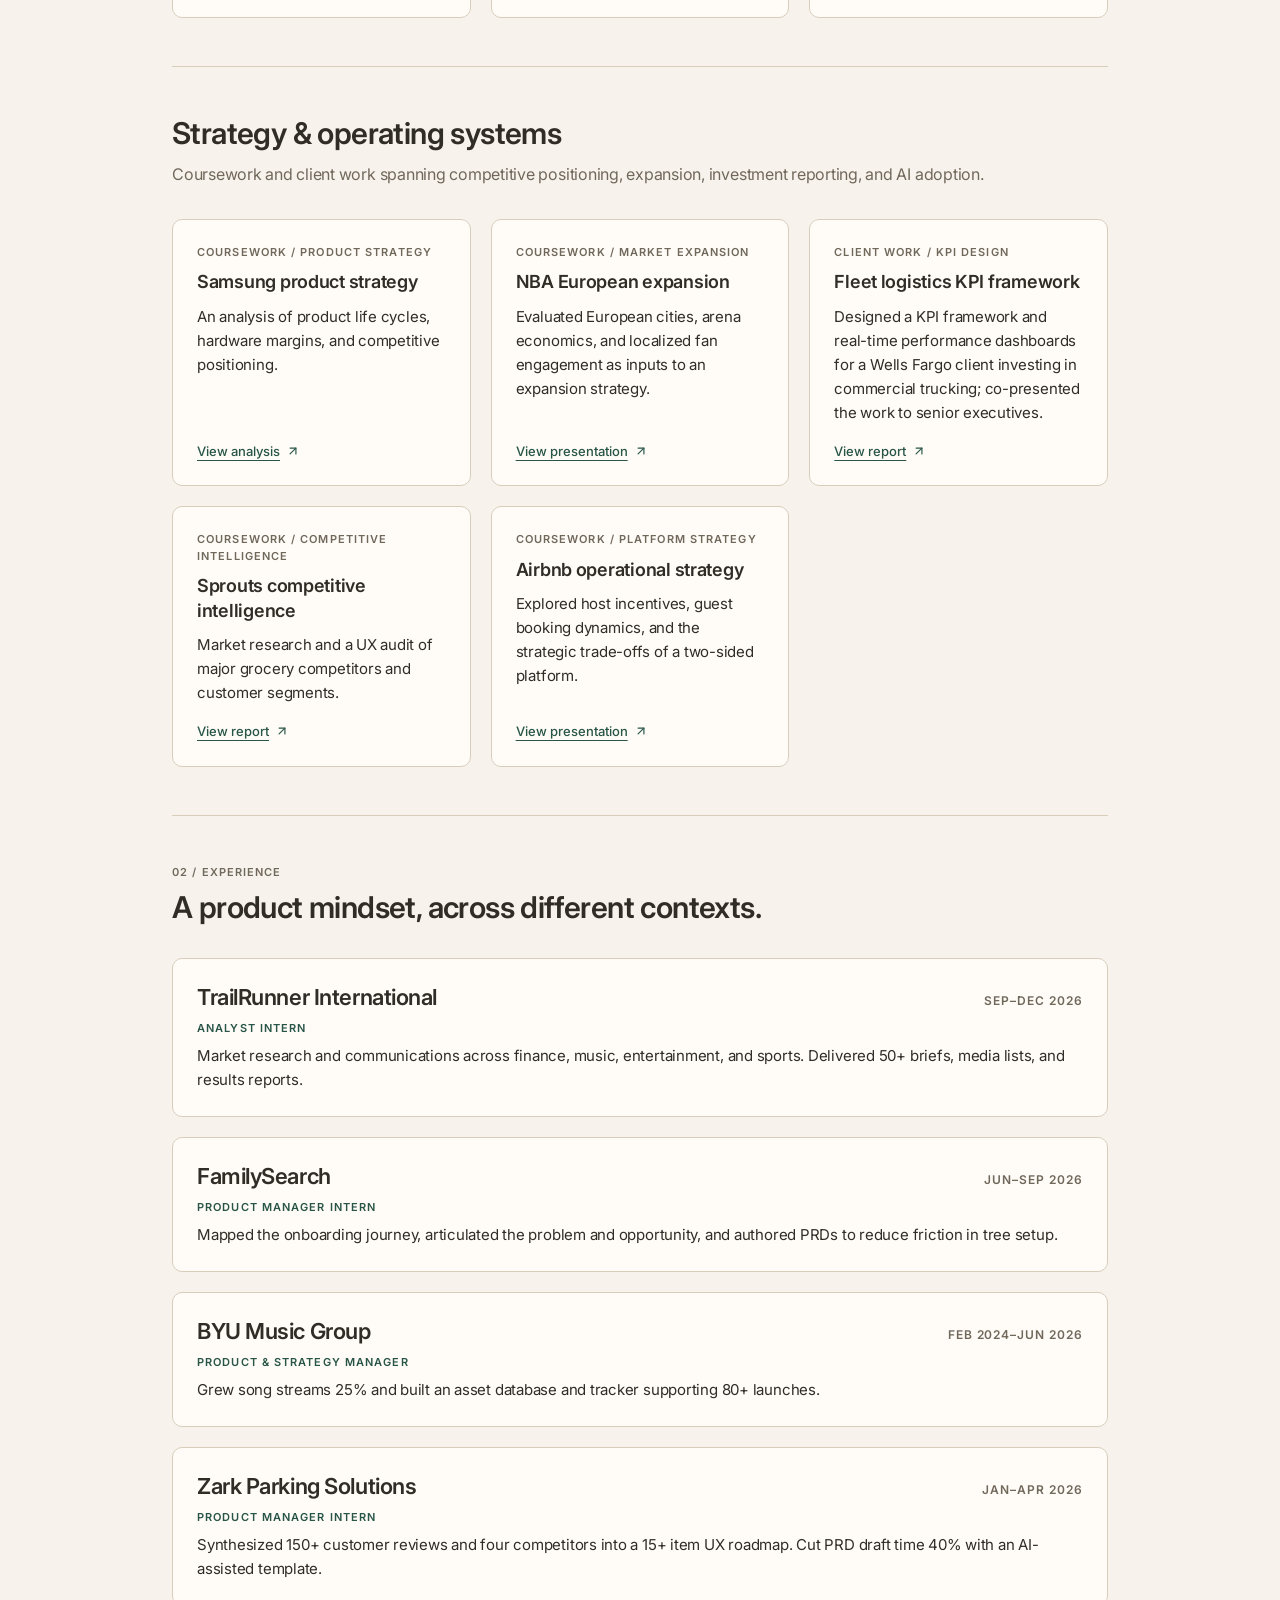
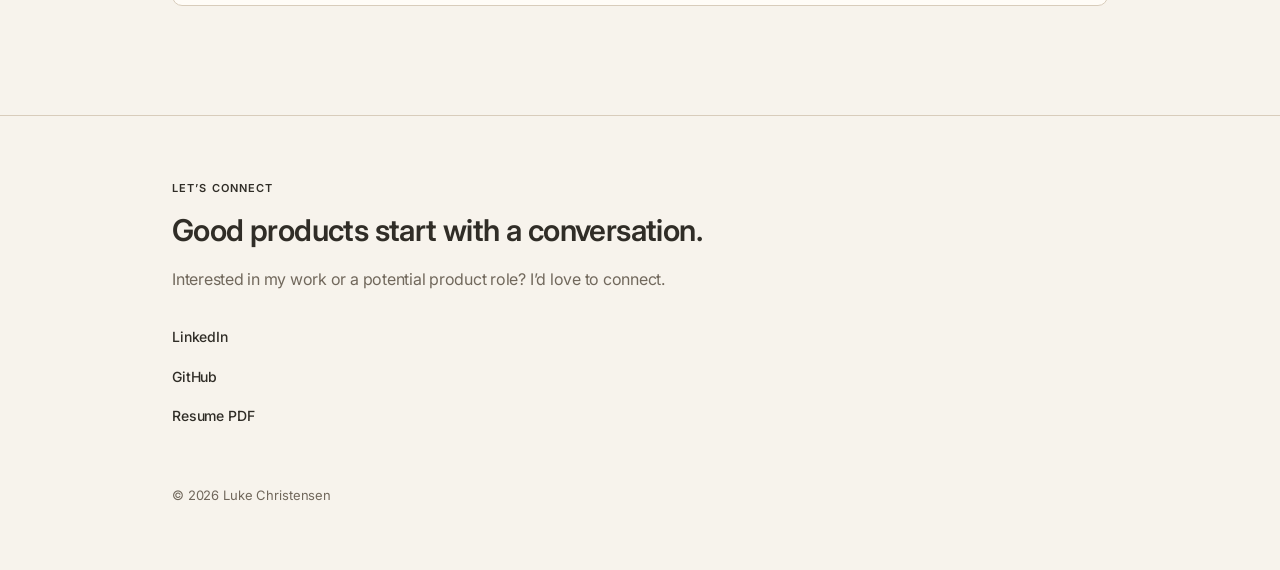
<file: work/more/index.html>
<!DOCTYPE html>
<html lang="en">
<head>
  <meta charset="UTF-8">
  <meta name="viewport" content="width=device-width, initial-scale=1.0">
  <title>More work | Luke Christensen</title>
  <meta name="description" content="The thinking behind the work. Analytical and strategic work from market research to product launches.">

  <!-- Google tag (gtag.js) -->
  <script async src="https://www.googletagmanager.com/gtag/js?id=G-54Y09CL3Q5"></script>
  <script>
    window.dataLayer = window.dataLayer || [];
    function gtag(){dataLayer.push(arguments);}
    gtag('js', new Date());

    gtag('config', 'G-54Y09CL3Q5');
  </script>

  <link rel="stylesheet" href="../../style.css">
  <link rel="icon" type="image/x-icon" href="../../assets/framer/s5RyWX2objIjIKytZvBmXwbtIuY.jpg">
</head>
<body>

  <!-- ==================== NAVIGATION ==================== -->
  <nav class="site-nav">
    <div class="container">
      <a href="../../" class="nav-brand">
        <div class="nav-avatar">LC</div>
        <span class="nav-name">Luke Christensen</span>
      </a>
      <ul class="nav-links">
        <li><a href="../../#work" class="nav-link">Work</a></li>
        <li><a href="../../#about" class="nav-link">About</a></li>
        <li><a href="https://www.linkedin.com/in/christensen-luke-r" target="_blank" rel="noopener noreferrer" class="nav-link">Contact</a></li>
      </ul>
    </div>
  </nav>

  <main class="container">
    <!-- HERO HEADER -->
    <section class="more-work-hero framer-appear in-view">
      <a href="../../#work" class="back-link">
        ← All selected work
      </a>

      <div class="case-study-header">
        <span class="tag-badge">RESEARCH / STRATEGY / PRODUCT</span>
        <h1 class="hero-title" style="font-size: clamp(24px, 4vw, 44px); letter-spacing: -0.02em; color: var(--text-main); white-space: nowrap;">
          The thinking behind the work.
        </h1>
        <p class="body-large">
          A collection of analytical and strategic work—from market research and customer insight to product prioritization and launch operations.
        </p>
      </div>
    </section>

    <!-- 01: PRODUCTS & PROTOTYPES (FIRST AS REQUESTED) -->
    <section class="more-category-sec framer-appear">
      <div class="category-header">
        <h2 class="card-title">Products & prototypes</h2>
        <p class="body-large">
          Independent builds and discovery-led product design.
        </p>
      </div>

      <div class="cards-grid-2">
        <!-- DAYLOOM -->
        <div class="more-card">
          <div class="more-card-top">
            <span class="eyebrow">REACT NATIVE / EXPO</span>
            <h3 class="sub-title">DayLoom</h3>
            <p class="body-main">
              A curated daily micro-journaling app designed around “The Curated Stillness.”
            </p>
          </div>
          <a href="https://github.com/Luke-Christensen1/DailyJournal" target="_blank" rel="noopener noreferrer" class="more-card-action">
            <span>View repository</span>
            <svg viewBox="0 0 24 24" width="14" height="14" fill="none" stroke="currentColor" stroke-width="2">
              <path d="M 7 17 L 17 7" stroke-linecap="round" stroke-linejoin="round"/>
              <path d="M 7 7 L 17 7 L 17 17" stroke-linecap="round" stroke-linejoin="round"/>
            </svg>
          </a>
        </div>

        <!-- THE COUGAR PLANNER -->
        <div class="more-card">
          <div class="more-card-top">
            <span class="eyebrow">DISCOVERY / FIGMA</span>
            <h3 class="sub-title">The Cougar Planner</h3>
            <p class="body-main">
              A student productivity tool developed from discovery interviews through high-fidelity Figma prototypes.
            </p>
          </div>
          <a href="../../assets/work/The_Cougar_Planner.pdf" target="_blank" rel="noopener noreferrer" class="more-card-action">
            <span>View product spec</span>
            <svg viewBox="0 0 24 24" width="14" height="14" fill="none" stroke="currentColor" stroke-width="2">
              <path d="M 7 17 L 17 7" stroke-linecap="round" stroke-linejoin="round"/>
              <path d="M 7 7 L 17 7 L 17 17" stroke-linecap="round" stroke-linejoin="round"/>
            </svg>
          </a>
        </div>
      </div>

      <!-- MOTYV8 HIGHLIGHT -->
      <div class="case-section-box" style="margin-top: 24px;">
        <span class="eyebrow">DISCOVERY / ATHLETE JOURNALING</span>
        <h3 class="sub-title" style="color: var(--text-main);">Product discovery & experience design</h3>
        <p class="body-main">
          At MOTYV8, coach and athlete discovery surfaced simplicity and accountability as recurring needs. I translated those insights into a journaling feature and redesigned core flows—work adopted across six programs serving 160+ athletes, with 60% fewer clicks to core content and a 10% lift in task completion.
        </p>
        <div style="margin-top: 8px;">
          <a href="../motyv8" class="more-card-action">
            <span>View case study</span>
            <svg viewBox="0 0 24 24" width="14" height="14" fill="none" stroke="currentColor" stroke-width="2">
              <path d="M 7 17 L 17 7" stroke-linecap="round" stroke-linejoin="round"/>
              <path d="M 7 7 L 17 7 L 17 17" stroke-linecap="round" stroke-linejoin="round"/>
            </svg>
          </a>
        </div>
      </div>
    </section>

    <!-- 02: ANALYTICS & DECISION-MAKING (SECOND AS REQUESTED) -->
    <section class="more-category-sec framer-appear">
      <div class="category-header">
        <h2 class="card-title">Analytics & decision-making</h2>
        <p class="body-large">
          Hands-on work with SQL, Python, and R—turning raw data into clearer market and pricing decisions.
        </p>
      </div>

      <div class="cards-grid-3">
        <!-- AIRLINE ROUTE -->
        <div class="more-card">
          <div class="more-card-top">
            <span class="eyebrow">SQL / POSTGRESQL · BYU STRATEGY 412</span>
            <h3 class="sub-title">Airline route & merger analysis</h3>
            <p class="body-main">
              Analyzed US Department of Transportation data across 10,000+ domestic routes to evaluate the competitive implications of the proposed JetBlue–Spirit merger.
            </p>
            <p class="meta-small">
              Used window functions to calculate carrier shares across 188 overlapping markets, modeled pre- and post-merger HHI, and flagged routes exceeding the concentration thresholds used in the analysis.
            </p>
          </div>
        </div>

        <!-- SPROUTS PIPELINE -->
        <div class="more-card">
          <div class="more-card-top">
            <span class="eyebrow">PYTHON / PANDAS / CENSUS API · BYU STRATEGY 412</span>
            <h3 class="sub-title">Grocery store expansion pipeline</h3>
            <p class="body-main">
              Built a geospatial data pipeline to identify promising expansion ZIP codes for Sprouts Farmers Market.
            </p>
            <p class="meta-small">
              Collected locations for Sprouts, Whole Foods, and Trader Joe’s; enriched ZIP codes with Census income and population data; and combined demographics with competitor density to score underserved markets for Tableau analysis.
            </p>
          </div>
        </div>

        <!-- AIRBNB ECONOMETRICS -->
        <div class="more-card">
          <div class="more-card-top">
            <span class="eyebrow">R / ECONOMETRICS · BYU STRATEGY 402</span>
            <h3 class="sub-title">Airbnb pricing & demand modeling</h3>
            <p class="body-main">
              Analyzed listings across Austin, Chicago, Washington, DC, Los Angeles, and Minneapolis to explore how price relates to demand.
            </p>
            <p class="meta-small">
              Cleaned city-specific pricing outliers, estimated demand with ordinary least squares, and calculated price elasticity at median prices. The Los Angeles estimate was −1.05, informing the pricing recommendations.
            </p>
          </div>
        </div>
      </div>
    </section>

    <!-- 03: STRATEGY & OPERATING SYSTEMS (THIRD AS REQUESTED) -->
    <section class="more-category-sec framer-appear">
      <div class="category-header">
        <h2 class="card-title">Strategy & operating systems</h2>
        <p class="body-large">
          Coursework and client work spanning competitive positioning, expansion, investment reporting, and AI adoption.
        </p>
      </div>

      <div class="cards-grid-3">
        <!-- SAMSUNG -->
        <div class="more-card">
          <div class="more-card-top">
            <span class="eyebrow">COURSEWORK / PRODUCT STRATEGY</span>
            <h3 class="sub-title">Samsung product strategy</h3>
            <p class="body-main">
              An analysis of product life cycles, hardware margins, and competitive positioning.
            </p>
          </div>
          <a href="../../assets/work/Samsung_Case.pdf" target="_blank" rel="noopener noreferrer" class="more-card-action">
            <span>View analysis</span>
            <svg viewBox="0 0 24 24" width="14" height="14" fill="none" stroke="currentColor" stroke-width="2">
              <path d="M 7 17 L 17 7" stroke-linecap="round" stroke-linejoin="round"/>
              <path d="M 7 7 L 17 7 L 17 17" stroke-linecap="round" stroke-linejoin="round"/>
            </svg>
          </a>
        </div>

        <!-- NBA -->
        <div class="more-card">
          <div class="more-card-top">
            <span class="eyebrow">COURSEWORK / MARKET EXPANSION</span>
            <h3 class="sub-title">NBA European expansion</h3>
            <p class="body-main">
              Evaluated European cities, arena economics, and localized fan engagement as inputs to an expansion strategy.
            </p>
          </div>
          <a href="../../assets/work/NBA_Presentation.pdf" target="_blank" rel="noopener noreferrer" class="more-card-action">
            <span>View presentation</span>
            <svg viewBox="0 0 24 24" width="14" height="14" fill="none" stroke="currentColor" stroke-width="2">
              <path d="M 7 17 L 17 7" stroke-linecap="round" stroke-linejoin="round"/>
              <path d="M 7 7 L 17 7 L 17 17" stroke-linecap="round" stroke-linejoin="round"/>
            </svg>
          </a>
        </div>

        <!-- FLEET LOGISTICS -->
        <div class="more-card">
          <div class="more-card-top">
            <span class="eyebrow">CLIENT WORK / KPI DESIGN</span>
            <h3 class="sub-title">Fleet logistics KPI framework</h3>
            <p class="body-main">
              Designed a KPI framework and real-time performance dashboards for a Wells Fargo client investing in commercial trucking; co-presented the work to senior executives.
            </p>
          </div>
          <a href="../../assets/work/Councyl_Capital_Report.pdf" target="_blank" rel="noopener noreferrer" class="more-card-action">
            <span>View report</span>
            <svg viewBox="0 0 24 24" width="14" height="14" fill="none" stroke="currentColor" stroke-width="2">
              <path d="M 7 17 L 17 7" stroke-linecap="round" stroke-linejoin="round"/>
              <path d="M 7 7 L 17 7 L 17 17" stroke-linecap="round" stroke-linejoin="round"/>
            </svg>
          </a>
        </div>

        <!-- SPROUTS INTELLIGENCE -->
        <div class="more-card">
          <div class="more-card-top">
            <span class="eyebrow">COURSEWORK / COMPETITIVE INTELLIGENCE</span>
            <h3 class="sub-title">Sprouts competitive intelligence</h3>
            <p class="body-main">
              Market research and a UX audit of major grocery competitors and customer segments.
            </p>
          </div>
          <a href="../../assets/work/Sprouts_Analysis.pdf" target="_blank" rel="noopener noreferrer" class="more-card-action">
            <span>View report</span>
            <svg viewBox="0 0 24 24" width="14" height="14" fill="none" stroke="currentColor" stroke-width="2">
              <path d="M 7 17 L 17 7" stroke-linecap="round" stroke-linejoin="round"/>
              <path d="M 7 7 L 17 7 L 17 17" stroke-linecap="round" stroke-linejoin="round"/>
            </svg>
          </a>
        </div>

        <!-- AIRBNB OPS -->
        <div class="more-card">
          <div class="more-card-top">
            <span class="eyebrow">COURSEWORK / PLATFORM STRATEGY</span>
            <h3 class="sub-title">Airbnb operational strategy</h3>
            <p class="body-main">
              Explored host incentives, guest booking dynamics, and the strategic trade-offs of a two-sided platform.
            </p>
          </div>
          <a href="../../assets/work/Airbnb_Case_Presentation.pdf" target="_blank" rel="noopener noreferrer" class="more-card-action">
            <span>View presentation</span>
            <svg viewBox="0 0 24 24" width="14" height="14" fill="none" stroke="currentColor" stroke-width="2">
              <path d="M 7 17 L 17 7" stroke-linecap="round" stroke-linejoin="round"/>
              <path d="M 7 7 L 17 7 L 17 17" stroke-linecap="round" stroke-linejoin="round"/>
            </svg>
          </a>
        </div>
      </div>
    </section>

    <!-- 04: EXPERIENCE TIMELINE -->
    <section class="more-category-sec framer-appear">
      <div class="category-header">
        <span class="eyebrow">02 / EXPERIENCE</span>
        <h2 class="card-title">A product mindset, across different contexts.</h2>
      </div>

      <div class="timeline-list">
        <!-- TRAILRUNNER -->
        <div class="timeline-item">
          <div class="timeline-header">
            <h3 class="item-title">TrailRunner International</h3>
            <span class="timeline-date">Sep–Dec 2026</span>
          </div>
          <span class="eyebrow green">Analyst Intern</span>
          <p class="body-main">
            Market research and communications across finance, music, entertainment, and sports. Delivered 50+ briefs, media lists, and results reports.
          </p>
        </div>

        <!-- FAMILYSEARCH -->
        <div class="timeline-item">
          <div class="timeline-header">
            <h3 class="item-title">FamilySearch</h3>
            <span class="timeline-date">Jun–Sep 2026</span>
          </div>
          <span class="eyebrow green">Product Manager Intern</span>
          <p class="body-main">
            Mapped the onboarding journey, articulated the problem and opportunity, and authored PRDs to reduce friction in tree setup.
          </p>
        </div>

        <!-- BYU MUSIC GROUP -->
        <div class="timeline-item">
          <div class="timeline-header">
            <h3 class="item-title">BYU Music Group</h3>
            <span class="timeline-date">Feb 2024–Jun 2026</span>
          </div>
          <span class="eyebrow green">Product & Strategy Manager</span>
          <p class="body-main">
            Grew song streams 25% and built an asset database and tracker supporting 80+ launches.
          </p>
        </div>

        <!-- ZARK -->
        <div class="timeline-item">
          <div class="timeline-header">
            <h3 class="item-title">Zark Parking Solutions</h3>
            <span class="timeline-date">Jan–Apr 2026</span>
          </div>
          <span class="eyebrow green">Product Manager Intern</span>
          <p class="body-main">
            Synthesized 150+ customer reviews and four competitors into a 15+ item UX roadmap. Cut PRD draft time 40% with an AI-assisted template.
          </p>
        </div>
      </div>
    </section>
  </main>

  <!-- ==================== FOOTER ==================== -->
  <footer class="site-footer">
    <div class="container">
      <div class="footer-content">
        <span class="eyebrow dark">LET’S CONNECT</span>
        <h2 class="card-title">Good products start with a conversation.</h2>
        <p class="body-large">
          Interested in my work or a potential product role? I’d love to connect.
        </p>
        <div class="footer-links-stacked">
          <div><a href="https://www.linkedin.com/in/christensen-luke-r" target="_blank" rel="noopener noreferrer" class="footer-plain-link">LinkedIn</a></div>
          <div><a href="https://github.com/Luke-Christensen1" target="_blank" rel="noopener noreferrer" class="footer-plain-link">GitHub</a></div>
          <div><a href="../../Resume/Luke_Christensen_Resume.pdf" target="_blank" rel="noopener noreferrer" class="footer-plain-link">Resume PDF</a></div>
        </div>
        <div class="footer-copyright">
          © 2026 Luke Christensen
        </div>
      </div>
    </div>
  </footer>

  <script src="../../app.js"></script>
</body>
</html>
</file>
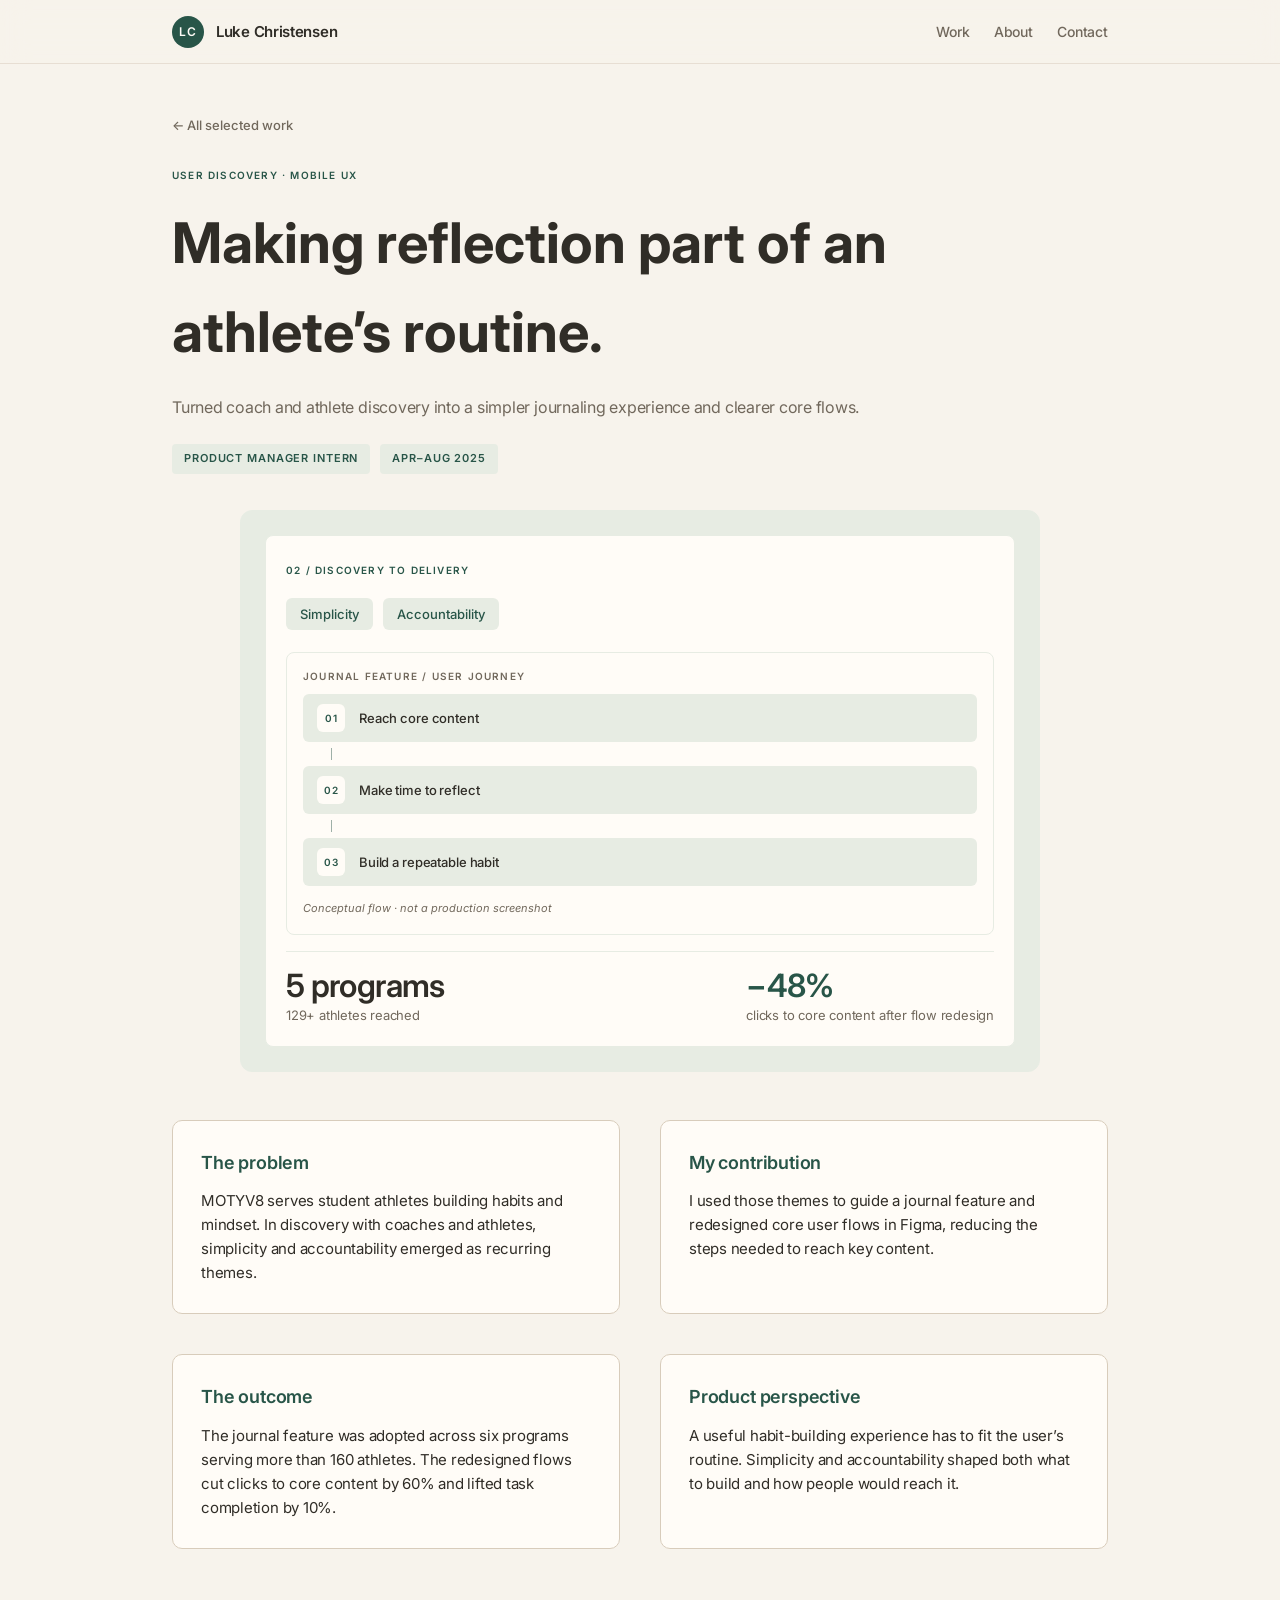
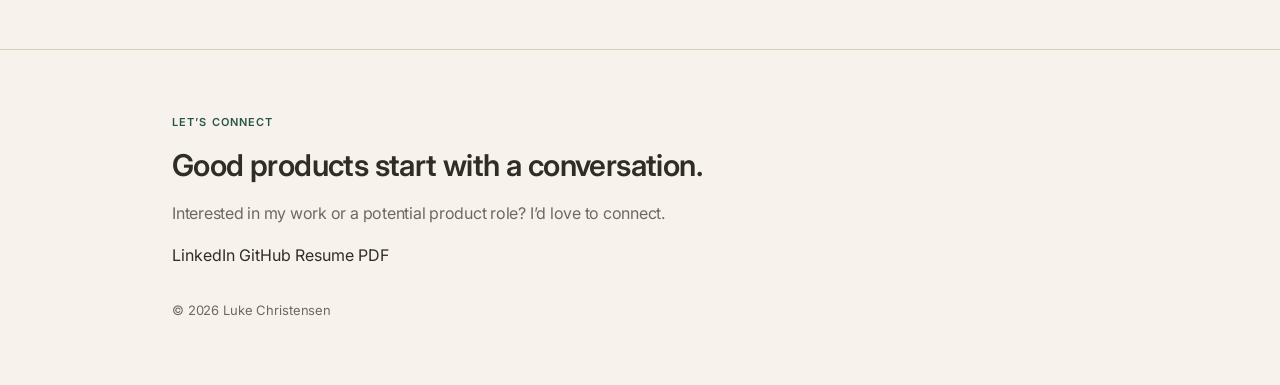
<file: work/motyv8/index.html>
<!DOCTYPE html>
<html lang="en">
<head>
  <meta charset="UTF-8">
  <meta name="viewport" content="width=device-width, initial-scale=1.0">
  <title>MOTYV8 Case Study — Luke Christensen</title>
  <meta name="description" content="Making reflection part of an athlete’s routine. User discovery and mobile UX case study by Luke Christensen.">

  <!-- Google tag (gtag.js) -->
  <script async src="https://www.googletagmanager.com/gtag/js?id=G-54Y09CL3Q5"></script>
  <script>
    window.dataLayer = window.dataLayer || [];
    function gtag(){dataLayer.push(arguments);}
    gtag('js', new Date());

    gtag('config', 'G-54Y09CL3Q5');
  </script>

  <link rel="stylesheet" href="../../style.css">
  <link rel="icon" type="image/x-icon" href="../../assets/framer/s5RyWX2objIjIKytZvBmXwbtIuY.jpg">
</head>
<body>

  <!-- ==================== NAVIGATION ==================== -->
  <nav class="site-nav">
    <div class="container">
      <a href="../../" class="nav-brand">
        <div class="nav-avatar">LC</div>
        <span class="nav-name">Luke Christensen</span>
      </a>
      <ul class="nav-links">
        <li><a href="../../#work" class="nav-link">Work</a></li>
        <li><a href="../../#about" class="nav-link">About</a></li>
        <li><a href="https://www.linkedin.com/in/christensen-luke-r" target="_blank" rel="noopener noreferrer" class="nav-link">Contact</a></li>
      </ul>
    </div>
  </nav>

  <main class="container">
    <section class="case-study-hero framer-appear in-view">
      <a href="../../#work" class="back-link">
        ← All selected work
      </a>

      <div class="case-study-header">
        <span class="tag-badge">USER DISCOVERY · MOBILE UX</span>
        <h1 class="hero-title" style="font-size: clamp(32px, 5vw, 56px); color: var(--text-main);">
          Making reflection part of an athlete’s routine.
        </h1>
        <p class="body-large">
          Turned coach and athlete discovery into a simpler journaling experience and clearer core flows.
        </p>
        <div class="case-chips-row">
          <span class="chip">Product Manager Intern</span>
          <span class="chip">Apr–Aug 2025</span>
        </div>
      </div>

      <!-- DISCOVERY TO DELIVERY DIAGRAM -->
      <div class="case-card-visual" style="max-width: 800px; margin: 0 auto 48px auto;">
        <div class="diagram-inner">
          <div class="diagram-header">
            <span class="tag-badge">02 / DISCOVERY TO DELIVERY</span>
          </div>

          <!-- Discovery Themes Pills -->
          <div style="display: flex; gap: 10px; margin-bottom: 6px;">
            <div style="background-color: var(--bg-sage); border-radius: 6px; padding: 6px 14px; font-size: 13px; font-weight: 500; color: var(--brand-green);">
              Simplicity
            </div>
            <div style="background-color: var(--bg-sage); border-radius: 6px; padding: 6px 14px; font-size: 13px; font-weight: 500; color: var(--brand-green);">
              Accountability
            </div>
          </div>

          <!-- Conceptual Journal Journey -->
          <div style="background-color: var(--bg-card); border: 1px solid var(--border-card); border-radius: 8px; padding: 16px; display: flex; flex-direction: column; gap: 10px;">
            <span class="tag-badge" style="color: var(--text-muted); font-size: 10px;">JOURNAL FEATURE / USER JOURNEY</span>
            <div class="onboarding-steps">
              <div class="onboarding-step-card">
                <div class="step-marker">01</div>
                <div class="step-info">
                  <span class="step-name">Reach core content</span>
                </div>
              </div>
              <div class="flow-connector"></div>
              <div class="onboarding-step-card">
                <div class="step-marker">02</div>
                <div class="step-info">
                  <span class="step-name">Make time to reflect</span>
                </div>
              </div>
              <div class="flow-connector"></div>
              <div class="onboarding-step-card">
                <div class="step-marker">03</div>
                <div class="step-info">
                  <span class="step-name">Build a repeatable habit</span>
                </div>
              </div>
            </div>
            <span style="font-size: 11px; color: var(--text-muted); font-style: italic; margin-top: 4px;">
              Conceptual flow · not a production screenshot
            </span>
          </div>

          <!-- Outcome Metrics -->
          <div class="outcome-block">
            <div style="display: flex; justify-content: space-between; align-items: baseline; flex-wrap: wrap; gap: 16px;">
              <div>
                <div class="outcome-stat-huge" data-counter="6" data-counter-suffix=" programs">6 programs</div>
                <div class="outcome-label" data-counter="160" data-counter-suffix="+ athletes reached">160+ athletes reached</div>
              </div>
              <div>
                <div class="outcome-stat-huge" style="color: var(--brand-green);" data-counter="60" data-counter-prefix="−" data-counter-suffix="%">−60%</div>
                <div class="outcome-label">clicks to core content after flow redesign</div>
              </div>
            </div>
          </div>
        </div>
      </div>

      <!-- EDITORIAL CASE SECTIONS -->
      <div class="case-body-grid">
        <div class="case-section-box">
          <h3>The problem</h3>
          <p class="body-main">
            MOTYV8 serves student athletes building habits and mindset. In discovery with coaches and athletes, simplicity and accountability emerged as recurring themes.
          </p>
        </div>

        <div class="case-section-box">
          <h3>My contribution</h3>
          <p class="body-main">
            I used those themes to guide a journal feature and redesigned core user flows in Figma, reducing the steps needed to reach key content.
          </p>
        </div>

        <div class="case-section-box">
          <h3>The outcome</h3>
          <p class="body-main">
            The journal feature was adopted across six programs serving more than 160 athletes. The redesigned flows cut clicks to core content by 60% and lifted task completion by 10%.
          </p>
        </div>

        <div class="case-section-box">
          <h3>Product perspective</h3>
          <p class="body-main">
            A useful habit-building experience has to fit the user’s routine. Simplicity and accountability shaped both what to build and how people would reach it.
          </p>
        </div>
      </div>
    </section>
  </main>

  <!-- ==================== FOOTER ==================== -->
  <footer class="site-footer">
    <div class="container">
      <div class="footer-content">
        <span class="eyebrow green">LET’S CONNECT</span>
        <h2 class="card-title">Good products start with a conversation.</h2>
        <p class="body-large">
          Interested in my work or a potential product role? I’d love to connect.
        </p>
        <div class="footer-links">
          <a href="https://www.linkedin.com/in/christensen-luke-r" target="_blank" rel="noopener noreferrer" class="footer-link">LinkedIn</a>
          <a href="https://github.com/Luke-Christensen1" target="_blank" rel="noopener noreferrer" class="footer-link">GitHub</a>
          <a href="../../Resume/Luke_Christensen_Resume.pdf" target="_blank" rel="noopener noreferrer" class="footer-link">Resume PDF</a>
        </div>
        <div class="footer-copyright">
          © 2026 Luke Christensen
        </div>
      </div>
    </div>
  </footer>

  <script src="../../app.js"></script>
</body>
</html>
</file>
<file: style.css>
/* ==========================================================================
   LUKE CHRISTENSEN — PORTFOLIO DESIGN SYSTEM
   Exact Replica of Framer Portfolio (lukechristensen.framer.website)
   ========================================================================== */

@import url('https://fonts.googleapis.com/css2?family=Inter:wght@400;500;600;700&display=swap');

:root {
  /* Framer Design Tokens */
  --token-ygEBEI3AJ: #f7f3ec; /* Canvas / Page background (Warm Linen) */
  --token-fJ74tLx_q: #fffcf7; /* Card / Surface background (Warm Ivory) */
  --token-wdPiuSE4c: #302d27; /* Primary headings & body text (Espresso Slate) */
  --token-BE4NY4I0x: #71685c; /* Secondary & subtitle text (Warm Muted Taupe) */
  --token-erSB2ycqn: #d8ccbb; /* Delicate sandstone border & dividers */
  --token-TIN1rc61C: #285548; /* Forest Evergreen accent */
  --token-a2pTEuNGK: #e7ece3; /* Light Sage / diagram background */
  --token-JcdGSiKyY: #e5ebdf; /* Sage pill hover background */

  /* Semantic Aliases */
  --bg-page: var(--token-ygEBEI3AJ);
  --bg-card: var(--token-fJ74tLx_q);
  --bg-sage: var(--token-a2pTEuNGK);
  --bg-sage-hover: var(--token-JcdGSiKyY);
  --text-main: var(--token-wdPiuSE4c);
  --text-muted: var(--token-BE4NY4I0x);
  --border-main: var(--token-erSB2ycqn);
  --border-card: var(--token-a2pTEuNGK);
  --brand-green: var(--token-TIN1rc61C);

  --font-family: 'Inter', -apple-system, BlinkMacSystemFont, 'Segoe UI', Roboto, Helvetica, Arial, sans-serif;
  --max-w-content: 1000px;
  --framer-ease: cubic-bezier(0.22, 1, 0.36, 1);
  --framer-spring: cubic-bezier(0.34, 1.3, 0.64, 1);
}

/* ==========================================================================
   RESET & BASE
   ========================================================================== */
*, *::before, *::after {
  box-sizing: border-box;
  margin: 0;
  padding: 0;
}

html {
  font-family: var(--font-family);
  background-color: var(--bg-page);
  color: var(--text-main);
  scroll-behavior: smooth;
  -webkit-font-smoothing: antialiased;
  -moz-osx-font-smoothing: grayscale;
  text-rendering: optimizeLegibility;
}

body {
  min-height: 100vh;
  line-height: 1.6;
  background-color: var(--bg-page);
  color: var(--text-main);
  overflow-x: hidden;
  opacity: 1;
  transition: opacity 0.22s cubic-bezier(0.22, 1, 0.36, 1);
}

body.page-fading-out {
  opacity: 0;
  pointer-events: none;
}

a {
  color: inherit;
  text-decoration: none;
  transition: color 0.2s ease, opacity 0.2s ease;
}

img {
  max-width: 100%;
  height: auto;
  display: block;
}

button {
  font-family: inherit;
  border: none;
  background: none;
  cursor: pointer;
}

/* ==========================================================================
   CONTAINERS & LAYOUT
   ========================================================================== */
.container {
  max-width: var(--max-w-content);
  margin-left: auto;
  margin-right: auto;
  padding-left: 32px;
  padding-right: 32px;
  width: 100%;
}

@media (max-width: 809.98px) {
  .container {
    padding-left: 24px;
    padding-right: 24px;
  }
}

/* ==========================================================================
   TYPOGRAPHY PRESETS (Exact match to Framer screenshots)
   ========================================================================== */
.hero-name-huge {
  font-size: clamp(48px, 7.5vw, 84px);
  font-weight: 600;
  line-height: 1.05em;
  letter-spacing: -0.05em;
  color: var(--brand-green);
  margin-bottom: 40px;
}

.eyebrow {
  font-size: 11px;
  font-weight: 600;
  line-height: 1.5em;
  letter-spacing: 0.1em;
  text-transform: uppercase;
  color: var(--text-muted);
}

.eyebrow.green {
  color: var(--brand-green);
}

.eyebrow.dark {
  color: var(--text-main);
}

.hero-subhead {
  font-size: clamp(28px, 4.2vw, 48px);
  font-weight: 600;
  line-height: 1.12em;
  letter-spacing: -0.035em;
  color: var(--text-main);
}

.section-title {
  font-size: clamp(26px, 3.8vw, 42px);
  font-weight: 600;
  line-height: 1.15em;
  letter-spacing: -0.025em;
  color: var(--text-main);
}

.card-title {
  font-size: clamp(22px, 2.8vw, 30px);
  font-weight: 600;
  line-height: 1.25em;
  letter-spacing: -0.02em;
  color: var(--text-main);
}

.item-title {
  font-size: 22px;
  font-weight: 600;
  line-height: 1.3em;
  letter-spacing: -0.02em;
  color: var(--text-main);
}

.sub-title {
  font-size: 18px;
  font-weight: 600;
  line-height: 1.35em;
  letter-spacing: -0.015em;
  color: var(--text-main);
}

.body-large {
  font-size: 16px;
  font-weight: 400;
  line-height: 1.65em;
  letter-spacing: -0.015em;
  color: var(--text-muted);
}

.body-main {
  font-size: 15px;
  font-weight: 400;
  line-height: 1.6em;
  letter-spacing: -0.015em;
  color: var(--text-main);
}

.meta-small {
  font-size: 13px;
  font-weight: 500;
  line-height: 1.5em;
  letter-spacing: -0.015em;
  color: var(--text-muted);
}

.tag-badge {
  font-size: 10px;
  font-weight: 600;
  line-height: 1.5em;
  letter-spacing: 0.12em;
  text-transform: uppercase;
  color: var(--brand-green);
}

/* ==========================================================================
   NAVIGATION (Sticky frosted bar with dynamic blur)
   ========================================================================== */
.site-nav {
  position: sticky;
  top: 0;
  left: 0;
  width: 100%;
  height: 64px;
  background-color: rgba(247, 243, 236, 0.85);
  backdrop-filter: blur(14px);
  -webkit-backdrop-filter: blur(14px);
  border-bottom: 1px solid rgba(216, 204, 187, 0.5);
  z-index: 1000;
  display: flex;
  align-items: center;
  transition: box-shadow 0.3s ease;
}

.site-nav.scrolled {
  box-shadow: 0 4px 20px rgba(0, 0, 0, 0.03);
}

.site-nav .container {
  display: flex;
  justify-content: space-between;
  align-items: center;
}

.nav-brand {
  display: flex;
  align-items: center;
  gap: 12px;
  text-decoration: none;
}

.nav-avatar {
  width: 32px;
  height: 32px;
  border-radius: 50%;
  background-color: var(--brand-green);
  color: var(--bg-card);
  font-size: 12px;
  font-weight: 600;
  display: flex;
  align-items: center;
  justify-content: center;
  letter-spacing: 0.05em;
  flex-shrink: 0;
  transition: transform 0.2s ease;
}

.nav-brand:hover .nav-avatar {
  transform: scale(1.05);
}

.nav-name {
  font-size: 15px;
  font-weight: 600;
  letter-spacing: -0.02em;
  color: var(--text-main);
}

.nav-links {
  display: flex;
  align-items: center;
  gap: 24px;
  list-style: none;
}

.nav-link {
  font-size: 14px;
  font-weight: 500;
  letter-spacing: -0.01em;
  color: var(--text-muted);
  transition: color 0.2s ease;
}

.nav-link:hover,
.nav-link.active {
  color: var(--text-main);
}

/* ==========================================================================
   BUTTONS & LINKS
   ========================================================================== */
.btn-primary {
  display: inline-flex;
  align-items: center;
  gap: 8px;
  background-color: var(--brand-green);
  color: var(--bg-card);
  padding: 10px 18px;
  border-radius: 6px;
  font-size: 13px;
  font-weight: 500;
  letter-spacing: -0.01em;
  text-decoration: none;
  transition: background-color 0.2s ease, transform 0.2s ease, box-shadow 0.2s ease;
  flex-shrink: 0;
}

.btn-primary:hover {
  background-color: #1f4339;
  transform: translateY(-1px);
  box-shadow: 0 4px 12px rgba(40, 85, 72, 0.2);
}

.btn-primary svg {
  width: 14px;
  height: 14px;
  stroke: currentColor;
  stroke-width: 2;
  transition: transform 0.2s ease;
}

.btn-primary:hover svg {
  transform: translate(2px, -2px);
}

.btn-primary:active {
  transform: scale(0.98);
}

.btn-text-link {
  font-size: 13px;
  font-weight: 500;
  color: var(--text-main);
  letter-spacing: -0.01em;
  transition: color 0.2s ease;
}

.btn-text-link:hover {
  color: var(--brand-green);
}

.back-link {
  display: inline-flex;
  align-items: center;
  gap: 8px;
  font-size: 13px;
  font-weight: 500;
  color: var(--text-muted);
  text-decoration: none;
  transition: color 0.2s ease, transform 0.2s ease;
  margin-bottom: 32px;
}

.back-link:hover {
  color: var(--text-main);
  transform: translateX(-3px);
}

/* ==========================================================================
   HERO SECTION & LOAD ANIMATIONS
   ========================================================================== */
.hero-section {
  padding-top: 72px;
  padding-bottom: 72px;
}

/* Load Entrance Staggers */
.hero-anim-name {
  opacity: 0;
  transform: translateY(64px);
  animation: heroFadeUp 0.9s var(--framer-ease) 0s forwards;
  will-change: opacity, transform;
}

.hero-anim-title {
  opacity: 0;
  transform: translateY(48px);
  animation: heroFadeUp 0.9s var(--framer-ease) 0.2s forwards;
  will-change: opacity, transform;
}

.hero-anim-body {
  opacity: 0;
  transform: translateY(36px);
  animation: heroFadeUp 0.9s var(--framer-ease) 0.35s forwards;
  will-change: opacity, transform;
}

@keyframes heroFadeUp {
  to {
    opacity: 1;
    transform: translateY(0);
  }
}

.hero-grid {
  display: flex;
  justify-content: space-between;
  align-items: flex-start;
  gap: 48px;
}

.hero-left {
  flex: 1;
  display: flex;
  flex-direction: column;
  gap: 16px;
}

.hero-actions {
  display: flex;
  align-items: center;
  gap: 20px;
  margin-top: 8px;
  margin-bottom: 12px;
}

.hero-meta-group {
  display: flex;
  flex-direction: column;
  gap: 10px;
  padding-top: 24px;
}

/* Profile Contact Sheet Card (Screenshot 1 — Upright, no awkward vertical slide) */
.hero-right {
  flex-shrink: 0;
  width: 280px;
  perspective: 1200px;
}

.profile-contact-card {
  width: 280px;
  background-color: var(--bg-card);
  border: 1px solid var(--border-card);
  border-radius: 12px;
  padding: 16px;
  display: flex;
  flex-direction: column;
  gap: 14px;
  box-shadow: 0 4px 20px rgba(0, 0, 0, 0.04);
  transform: perspective(1000px) rotateX(0deg) rotateY(0deg);
  transform-style: preserve-3d;
  will-change: transform;
  transition: transform 0.25s var(--framer-ease), box-shadow 0.25s ease, border-color 0.25s ease;
}

.profile-contact-card:hover {
  border-color: rgba(40, 85, 72, 0.32);
  box-shadow: 0 14px 32px rgba(40, 85, 72, 0.08);
}

.profile-photo-wrap {
  width: 100%;
  aspect-ratio: 0.6676; /* 1848 / 2768 */
  border-radius: 6px;
  overflow: hidden;
  background-color: var(--bg-sage);
}

.profile-photo-wrap img {
  width: 100%;
  height: 100%;
  object-fit: cover;
  object-position: center top;
}

.profile-card-details {
  display: flex;
  flex-direction: column;
  gap: 4px;
}

@media (max-width: 809.98px) {
  .hero-section {
    padding-top: 40px;
    padding-bottom: 40px;
  }

  .hero-grid {
    flex-direction: column-reverse;
    gap: 32px;
  }

  .hero-right,
  .profile-contact-card {
    width: 240px;
  }
}

/* ==========================================================================
   SELECTED WORK SECTION
   ========================================================================== */
.work-section {
  padding-top: 60px;
  padding-bottom: 80px;
  border-top: 1px solid var(--border-main);
}

.section-header {
  display: flex;
  flex-direction: column;
  gap: 12px;
  margin-bottom: 48px;
}

.work-cards-list {
  display: flex;
  flex-direction: column;
  gap: 56px;
}

/* Case Study Card (2-column layout) */
.case-card {
  display: flex;
  flex-direction: row;
  align-items: center;
  gap: 48px;
  width: 100%;
  text-decoration: none;
  color: inherit;
  transition: transform 0.25s var(--framer-ease);
}

.case-card:hover {
  transform: translateY(-4px);
}

.case-card-visual {
  flex: 1.25 0 0;
  background-color: var(--bg-sage);
  border: 1px solid var(--border-card);
  border-radius: 12px;
  padding: 24px;
  box-sizing: border-box;
  display: flex;
  flex-direction: column;
  min-width: 0;
  transition: transform 0.25s var(--framer-ease), box-shadow 0.25s var(--framer-ease), border-color 0.25s var(--framer-ease);
}

.case-card-content {
  flex: 1 0 0;
  display: flex;
  flex-direction: column;
  gap: 12px;
}

@media (max-width: 809.98px) {
  .case-card {
    flex-direction: column;
    gap: 24px;
  }

  .case-card-visual {
    width: 100%;
    padding: 18px;
  }

  .case-card-content {
    width: 100%;
  }
}

/* ==========================================================================
   DIAGRAM VISUALS & ANIMATED BARS
   ========================================================================== */
.diagram-inner {
  background-color: var(--bg-card);
  border: 1px solid var(--border-card);
  border-radius: 8px;
  padding: 20px;
  display: flex;
  flex-direction: column;
  gap: 16px;
  width: 100%;
  box-sizing: border-box;
}

/* Palisades 4-Stage Workflow */
.pipeline-grid {
  display: grid;
  grid-template-columns: repeat(2, minmax(0, 1fr));
  gap: 12px;
  width: 100%;
}

.pipeline-step {
  background-color: var(--bg-sage);
  border-radius: 6px;
  padding: 12px 14px;
  display: flex;
  flex-direction: column;
  gap: 3px;
  transition: transform 0.2s ease, background-color 0.2s ease;
}

.pipeline-step:hover {
  transform: scale(1.02);
  background-color: var(--bg-sage-hover);
}

.pipeline-step-num {
  font-size: 10px;
  font-weight: 600;
  letter-spacing: 0.12em;
  color: var(--brand-green);
}

.pipeline-step-title {
  font-size: 13px;
  font-weight: 500;
  letter-spacing: -0.01em;
  color: var(--text-main);
}

.pipeline-step-desc {
  font-size: 12px;
  font-weight: 400;
  letter-spacing: -0.01em;
  color: var(--text-muted);
}

/* Outcome Metrics */
.outcome-block {
  border-top: 1px solid var(--border-card);
  padding-top: 16px;
  display: flex;
  flex-direction: column;
  gap: 4px;
}

.outcome-stat-huge {
  font-size: 32px;
  font-weight: 600;
  letter-spacing: -0.02em;
  color: var(--text-main);
  line-height: 1.15;
}

.outcome-label {
  font-size: 13px;
  font-weight: 400;
  color: var(--text-muted);
  letter-spacing: -0.015em;
}

/* FamilySearch Onboarding Flow Diagram */
.onboarding-steps {
  display: flex;
  flex-direction: column;
  gap: 6px;
  width: 100%;
}

.onboarding-step-card {
  background-color: var(--bg-sage);
  border-radius: 6px;
  padding: 10px 14px;
  display: flex;
  align-items: center;
  gap: 14px;
  width: 100%;
  transition: transform 0.2s ease;
}

.onboarding-step-card:hover {
  transform: translateX(2px);
}

.step-marker {
  width: 28px;
  height: 28px;
  background-color: var(--bg-card);
  border-radius: 6px;
  display: flex;
  align-items: center;
  justify-content: center;
  font-size: 10px;
  font-weight: 600;
  color: var(--brand-green);
  flex-shrink: 0;
  letter-spacing: 0.05em;
}

.step-info {
  display: flex;
  flex-direction: column;
  gap: 2px;
}

.step-name {
  font-size: 13px;
  font-weight: 500;
  color: var(--text-main);
  letter-spacing: -0.01em;
}

.step-sub {
  font-size: 12px;
  font-weight: 400;
  color: var(--text-muted);
  letter-spacing: -0.01em;
}

.flow-connector {
  width: 1px;
  height: 12px;
  background-color: var(--brand-green);
  opacity: 0.45;
  margin-left: 28px;
}

/* Animated Progress Bars for FamilySearch (Screenshot 3) */
.progress-stat-row {
  display: flex;
  align-items: center;
  gap: 12px;
  margin-top: 8px;
}

.progress-stat-label {
  font-size: 10px;
  font-weight: 600;
  letter-spacing: 0.12em;
  text-transform: uppercase;
  color: var(--text-muted);
  width: 48px;
}

.progress-track {
  flex: 1;
  height: 8px;
  background-color: var(--bg-sage);
  border-radius: 999px;
  overflow: hidden;
  position: relative;
}

.progress-fill {
  height: 100%;
  border-radius: 999px;
  width: 0%;
  transition: width 1.2s var(--framer-ease);
}

.progress-fill.before {
  background-color: #8fa89b;
}

.progress-fill.after {
  background-color: var(--brand-green);
}

.progress-stat-val {
  font-size: 13px;
  font-weight: 600;
  color: var(--text-main);
  width: 32px;
  text-align: right;
}

.work-cta-wrap {
  display: flex;
  justify-content: flex-start;
  margin-top: 48px;
}

/* ==========================================================================
   ABOUT SECTION (2-Column Layout matching Screenshot 4)
   ========================================================================== */
.about-section {
  padding-top: 60px;
  padding-bottom: 80px;
  border-top: 1px solid var(--border-main);
}

.about-grid {
  display: flex;
  align-items: center;
  gap: 48px;
}

.about-carousel-col {
  flex: 1.15;
  display: flex;
  flex-direction: column;
}

.about-photo-card {
  background-color: var(--bg-sage);
  border: 1px solid var(--border-card);
  border-radius: 12px;
  padding: 16px;
  position: relative;
  overflow: hidden;
  display: flex;
  align-items: center;
  justify-content: center;
  height: 360px;
}

.about-photo-wrap {
  position: relative;
  width: 100%;
  height: 100%;
  max-height: 320px;
  border-radius: 8px;
  overflow: hidden;
  display: flex;
  align-items: center;
  justify-content: center;
}

.about-photo-wrap img {
  height: 100%;
  max-height: 320px;
  width: auto;
  max-width: 100%;
  border-radius: 8px;
  box-shadow: 0 4px 20px rgba(0, 0, 0, 0.12);
  object-fit: cover;
  transition: opacity 0.35s ease, transform 0.35s ease;
}

/* Floating Navigation Arrows Inside Card (Screenshot 4) */
.card-nav-arrow {
  position: absolute;
  top: 50%;
  transform: translateY(-50%);
  width: 32px;
  height: 32px;
  border-radius: 50%;
  background-color: rgba(255, 252, 247, 0.75);
  backdrop-filter: blur(6px);
  color: var(--text-main);
  display: flex;
  align-items: center;
  justify-content: center;
  cursor: pointer;
  z-index: 10;
  transition: transform 0.2s ease, background-color 0.2s ease;
  box-shadow: 0 2px 8px rgba(0, 0, 0, 0.1);
}

.card-nav-arrow:hover {
  background-color: rgba(255, 252, 247, 0.95);
  transform: translateY(-50%) scale(1.1);
}

.card-nav-arrow.left {
  left: 12px;
}

.card-nav-arrow.right {
  right: 12px;
}

/* Mini Dot in Card */
.card-mini-dots {
  position: absolute;
  bottom: 12px;
  left: 50%;
  transform: translateX(-50%);
  display: flex;
  align-items: center;
  gap: 6px;
  z-index: 10;
  background-color: rgba(0, 0, 0, 0.28);
  backdrop-filter: blur(4px);
  padding: 4px 9px;
  border-radius: 20px;
}

.card-mini-dot {
  width: 5px;
  height: 5px;
  border-radius: 50%;
  background-color: rgba(255, 255, 255, 0.6);
  transition: all 0.2s ease;
  cursor: pointer;
}

.card-mini-dot.active {
  background-color: #fff;
  width: 12px;
  border-radius: 4px;
}

.about-carousel-caption {
  font-size: 13px;
  font-weight: 400;
  color: var(--text-muted);
  margin-top: 14px;
}

.about-text-col {
  flex: 1;
  display: flex;
  flex-direction: column;
  gap: 16px;
}

@media (max-width: 809.98px) {
  .about-grid {
    flex-direction: column;
    gap: 32px;
  }

  .about-carousel-col,
  .about-text-col {
    width: 100%;
  }
}

/* ==========================================================================
   FOOTER (LET'S CONNECT - Screenshot 5)
   ========================================================================== */
.site-footer {
  border-top: 1px solid var(--border-main);
  padding-top: 64px;
  padding-bottom: 64px;
  margin-top: 60px;
}

.footer-content {
  display: flex;
  flex-direction: column;
  gap: 16px;
  max-width: 700px;
}

.footer-links-stacked {
  display: flex;
  flex-direction: column;
  gap: 14px;
  margin-top: 16px;
  margin-bottom: 24px;
}

.footer-plain-link {
  font-size: 14px;
  font-weight: 500;
  color: var(--text-main);
  text-decoration: none;
  letter-spacing: -0.01em;
  transition: color 0.2s ease, transform 0.2s ease;
  display: inline-block;
}

.footer-plain-link:hover {
  color: var(--brand-green);
  transform: translateX(2px);
}

.footer-copyright {
  font-size: 13px;
  color: var(--text-muted);
  letter-spacing: -0.01em;
  margin-top: 16px;
}

/* ==========================================================================
   STANDALONE CASE STUDY & MORE WORK PAGES
   ========================================================================== */
.case-study-hero {
  padding-top: 48px;
  padding-bottom: 40px;
}

.case-study-header {
  display: flex;
  flex-direction: column;
  gap: 16px;
  max-width: 800px;
  margin-bottom: 36px;
}

.case-chips-row {
  display: flex;
  flex-wrap: wrap;
  gap: 10px;
  align-items: center;
  margin-top: 8px;
}

.chip {
  background-color: var(--bg-sage);
  color: var(--brand-green);
  font-size: 11px;
  font-weight: 600;
  letter-spacing: 0.08em;
  text-transform: uppercase;
  padding: 6px 12px;
  border-radius: 4px;
}

.case-banner-img {
  width: 100%;
  border-radius: 10px;
  border: 1px solid var(--border-main);
  margin-bottom: 40px;
  background-color: var(--bg-card);
}

.case-body-grid {
  display: grid;
  grid-template-columns: repeat(2, 1fr);
  gap: 40px;
  margin-top: 48px;
}

@media (max-width: 768px) {
  .case-body-grid {
    grid-template-columns: 1fr;
    gap: 32px;
  }
}

.case-section-box {
  background-color: var(--bg-card);
  border: 1px solid var(--border-main);
  border-radius: 10px;
  padding: 28px;
  display: flex;
  flex-direction: column;
  gap: 12px;
}

.case-section-box h3 {
  font-size: 18px;
  font-weight: 600;
  color: var(--brand-green);
  letter-spacing: -0.01em;
}

/* More Work Page Layout */
.more-work-hero {
  padding-top: 48px;
  padding-bottom: 32px;
}

.more-category-sec {
  padding-top: 48px;
  padding-bottom: 48px;
  border-top: 1px solid var(--border-main);
}

.category-header {
  display: flex;
  flex-direction: column;
  gap: 8px;
  margin-bottom: 32px;
}

.cards-grid-3 {
  display: grid;
  grid-template-columns: repeat(3, 1fr);
  gap: 20px;
}

.cards-grid-2 {
  display: grid;
  grid-template-columns: repeat(2, 1fr);
  gap: 24px;
}

@media (max-width: 900px) {
  .cards-grid-3 {
    grid-template-columns: 1fr;
  }
  .cards-grid-2 {
    grid-template-columns: 1fr;
  }
}

.more-card {
  background-color: var(--bg-card);
  border: 1px solid var(--border-main);
  border-radius: 10px;
  padding: 24px;
  display: flex;
  flex-direction: column;
  justify-content: space-between;
  gap: 16px;
  transition: transform 0.25s var(--framer-ease), border-color 0.2s ease, box-shadow 0.2s ease;
}

.more-card:hover {
  transform: translateY(-3px);
  border-color: var(--brand-green);
  box-shadow: 0 4px 16px rgba(0, 0, 0, 0.04);
}

.more-card-top {
  display: flex;
  flex-direction: column;
  gap: 10px;
}

.more-card-action {
  display: inline-flex;
  align-items: center;
  gap: 6px;
  font-size: 13px;
  font-weight: 500;
  color: var(--brand-green);
  text-decoration: underline;
  text-underline-offset: 4px;
  transition: transform 0.2s ease;
}

.more-card:hover .more-card-action {
  transform: translateX(2px);
}

/* Timeline in More Work */
.timeline-list {
  display: flex;
  flex-direction: column;
  gap: 20px;
}

.timeline-item {
  background-color: var(--bg-card);
  border: 1px solid var(--border-main);
  border-radius: 10px;
  padding: 24px;
  display: flex;
  flex-direction: column;
  gap: 8px;
  transition: transform 0.2s ease;
}

.timeline-item:hover {
  transform: translateX(2px);
}

.timeline-header {
  display: flex;
  justify-content: space-between;
  align-items: baseline;
  flex-wrap: wrap;
  gap: 8px;
}

.timeline-date {
  font-size: 12px;
  font-weight: 600;
  letter-spacing: 0.08em;
  text-transform: uppercase;
  color: var(--text-muted);
}

/* ==========================================================================
   FRAMER APPEAR ANIMATIONS (Scroll-triggered)
   ========================================================================== */
.framer-appear {
  opacity: 0;
  transform: translateY(16px);
  transition: opacity 0.6s var(--framer-ease), transform 0.6s var(--framer-ease);
  will-change: opacity, transform;
}

.framer-appear.in-view {
  opacity: 1;
  transform: translateY(0);
}

/* ==========================================================================
   3D PARALLAX TILT & PERSPECTIVE
   ========================================================================== */
.case-card,
.case-card-visual,
.more-card,
.case-diagram-card,
.case-section-box,
.profile-contact-card {
  transform-style: preserve-3d;
}

/* ==========================================================================
   SOFT BORDER GLOW (Edge-only ambient spotlight)
   Strictly zero background/interior flood light to preserve text readability
   ========================================================================== */
.profile-contact-card,
.case-card-visual,
.more-card,
.about-photo-card,
.case-diagram-card,
.case-section-box,
.timeline-item {
  position: relative;
  transition: transform 0.25s var(--framer-ease), box-shadow 0.25s var(--framer-ease), border-color 0.25s var(--framer-ease);
}

.profile-contact-card::before,
.case-card-visual::before,
.more-card::before,
.about-photo-card::before,
.case-diagram-card::before,
.case-section-box::before,
.timeline-item::before {
  content: '';
  position: absolute;
  inset: -1px;
  border-radius: inherit;
  padding: 1.5px;
  background: radial-gradient(300px circle at var(--mouse-x, -999px) var(--mouse-y, -999px), rgba(40, 85, 72, 0.42), transparent 70%);
  -webkit-mask: linear-gradient(#fff 0 0) content-box, linear-gradient(#fff 0 0);
  -webkit-mask-composite: xor;
  mask: linear-gradient(#fff 0 0) content-box, linear-gradient(#fff 0 0);
  mask-composite: exclude;
  pointer-events: none;
  opacity: 0;
  transition: opacity 0.35s cubic-bezier(0.22, 1, 0.36, 1);
  z-index: 2;
}

/* Hover triggers for edge glow */
.profile-contact-card:hover::before,
.case-card:hover .case-card-visual::before,
.more-card:hover::before,
.about-photo-card:hover::before,
.case-diagram-card:hover::before,
.case-section-box:hover::before,
.timeline-item:hover::before {
  opacity: 1;
}

/* Soft ambient shadow lift */
.profile-contact-card:hover,
.case-card:hover .case-card-visual,
.more-card:hover,
.about-photo-card:hover,
.case-diagram-card:hover,
.case-section-box:hover,
.timeline-item:hover {
  border-color: rgba(40, 85, 72, 0.32);
  box-shadow: 0 14px 32px -4px rgba(40, 85, 72, 0.08), 0 2px 8px rgba(0, 0, 0, 0.03);
}

@media (prefers-reduced-motion: reduce) {
  body {
    transition: none !important;
  }
  .framer-appear,
  .hero-anim-name,
  .hero-anim-title,
  .hero-anim-body,
  .profile-contact-card {
    animation: none !important;
    opacity: 1 !important;
    transform: none !important;
  }
}
</file>
